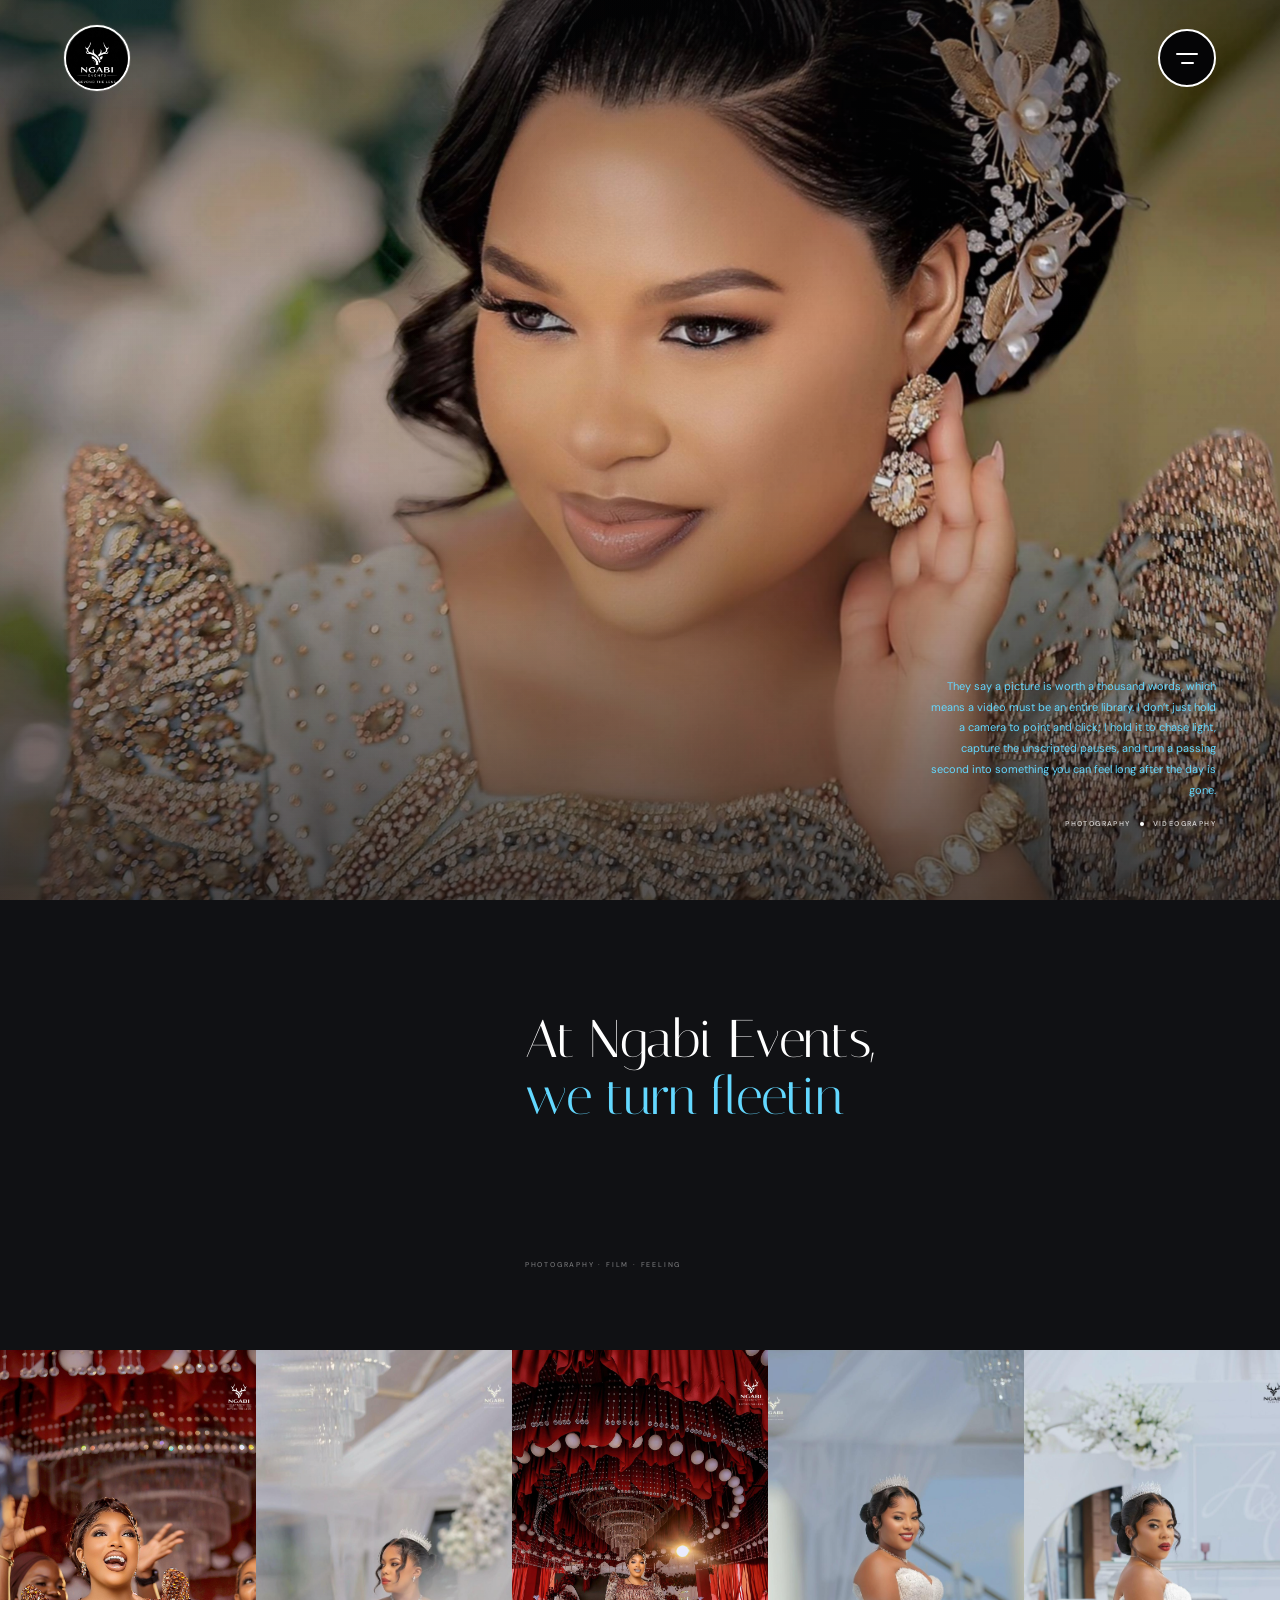
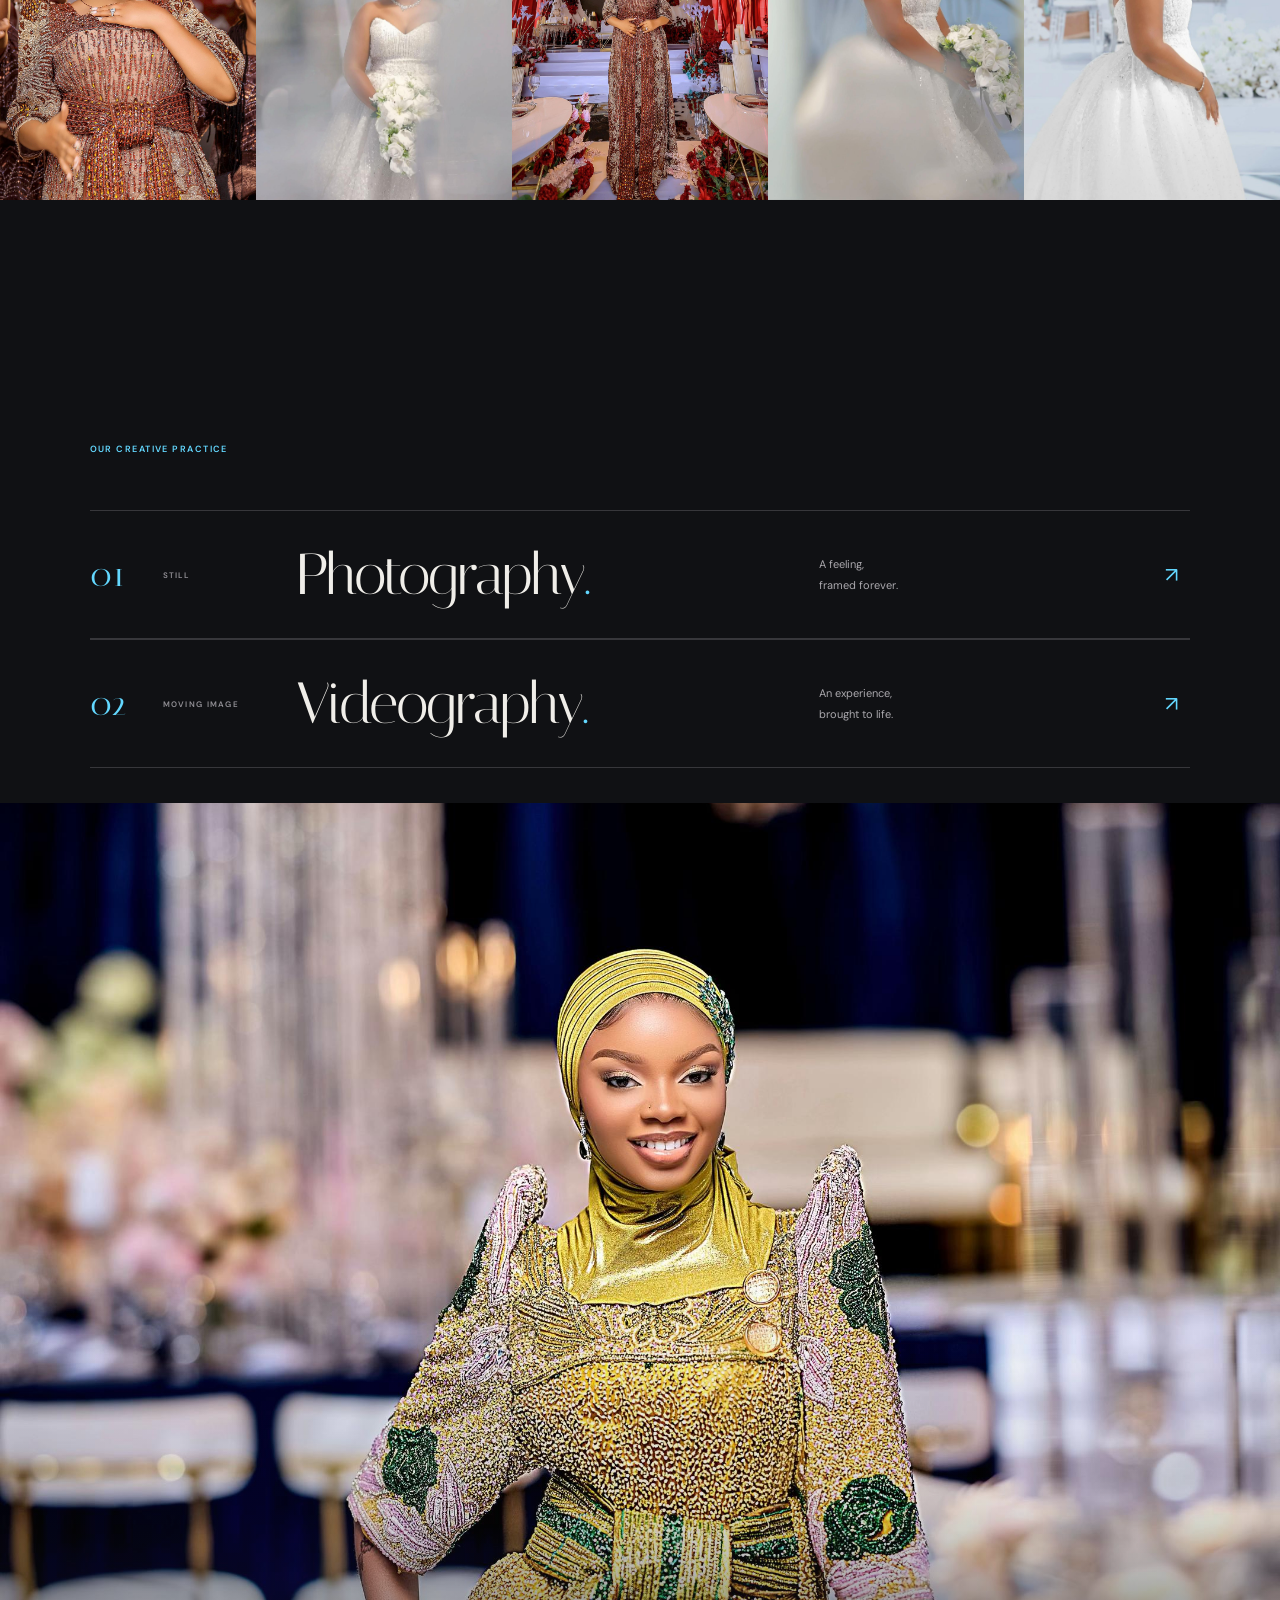
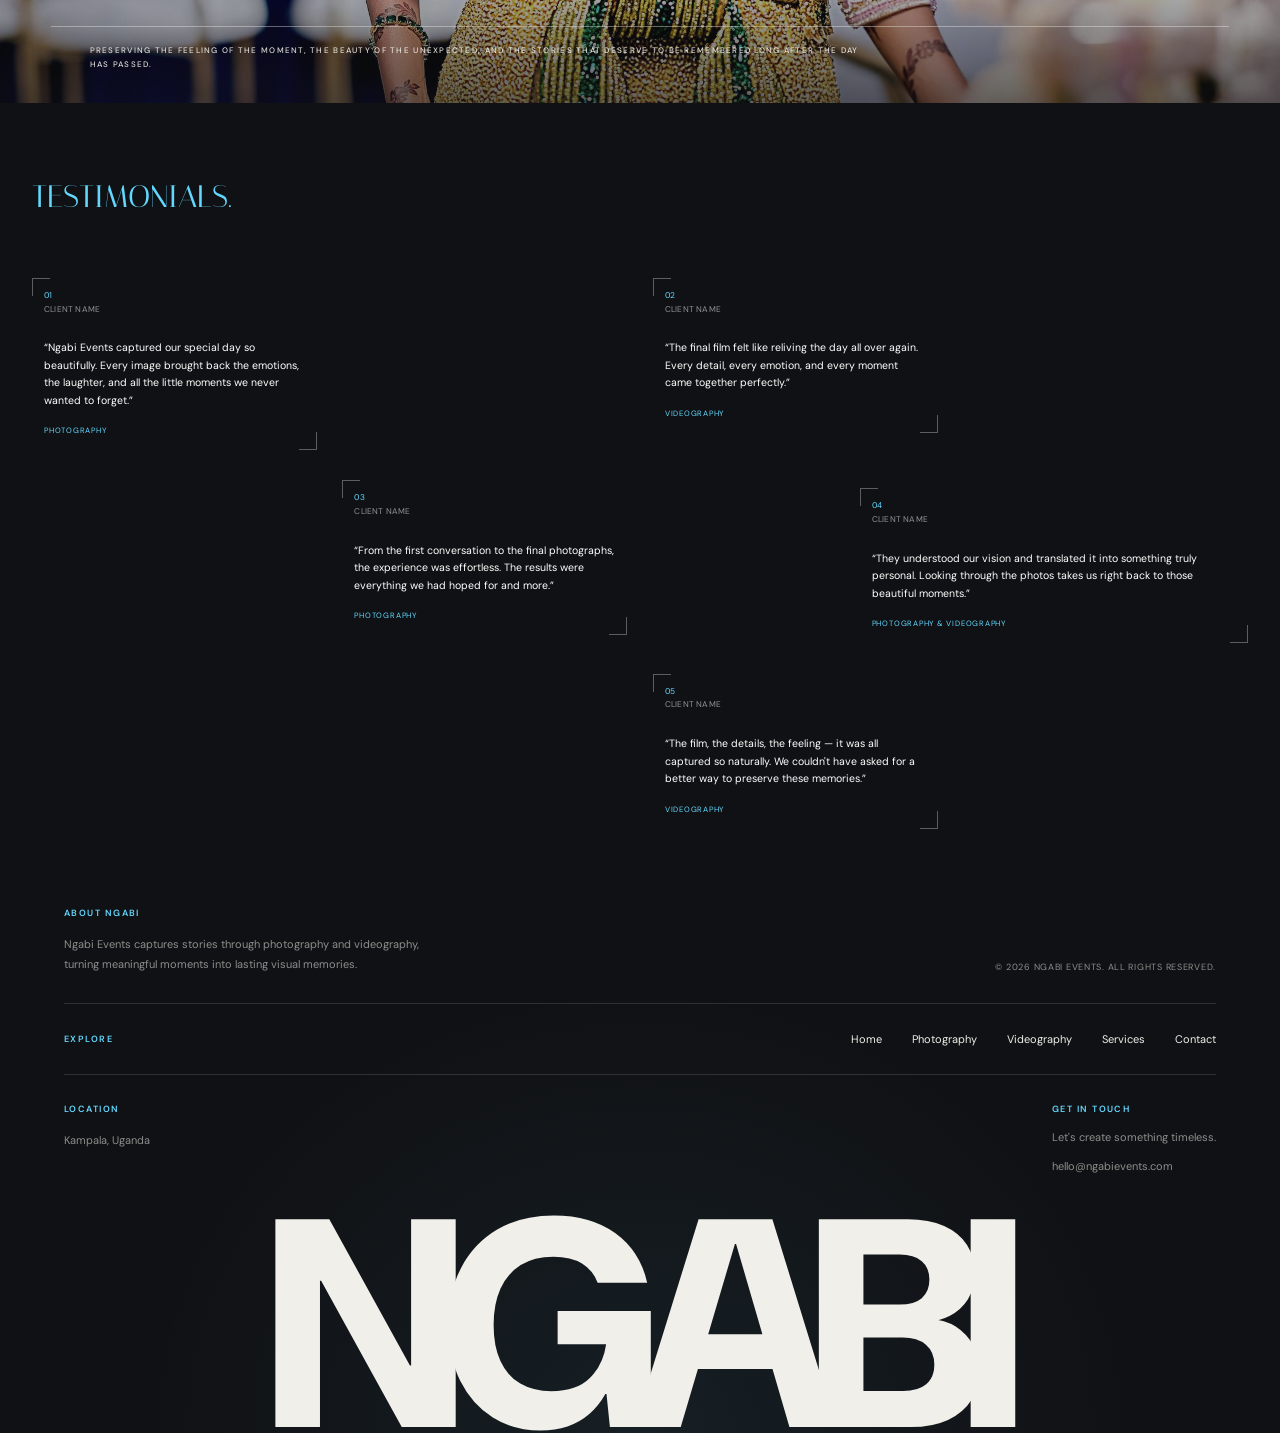
<file: index.html>
<!DOCTYPE html>
<html lang="en">
<head>
  <meta charset="UTF-8">
  <meta name="viewport" content="width=device-width, initial-scale=1.0">
  <meta name="theme-color" content="#101114">
  <meta name="description" content="Ngabi Events — expressive photography, cinematic films and unforgettable moments.">

  <title>Ngabi Events — Beyond the Moment</title>

  <link rel="preconnect" href="https://fonts.googleapis.com">
  <link rel="preconnect" href="https://fonts.gstatic.com" crossorigin>
  <link href="https://fonts.googleapis.com/css2?family=DM+Sans:wght@400;500;600;700&family=Italiana&display=swap" rel="stylesheet">

  <link rel="stylesheet" href="style.css">
  <script src="script.js" defer></script>
</head>

<body>

  <header class="site-header">
    <a class="brand" href="index.html" aria-label="Ngabi Events home">
      <img src="images/ngabilogo.jpeg" alt="Ngabi Events logo">
    </a>

    <button
      class="menu-toggle"
      type="button"
      aria-label="Open navigation"
      aria-expanded="false"
      aria-controls="main-nav"
    >
      <span class="menu-line menu-line-top"></span>
      <span class="menu-line menu-line-bottom"></span>
    </button>
  </header>





















  <main>
    <section class="hero" aria-label="Ngabi Events introduction">

      <div class="hero-image" role="img"
           aria-label="A cinematic celebration captured by Ngabi Events"></div>

      <div class="hero-shade"></div>

      <div class="hero-caption">
        
      </div>

      <div class="hero-description">
        <span class="description-label"></span>
        <p>
          They say a picture is worth a thousand words, 
          which means a video must be an entire library. 
          I don’t just hold a camera to point and click; I 
          hold it to chase light, capture the unscripted pauses, 
          and turn a passing second into something you can feel 
          long after the day is gone.
        </p>
        <span class="description-services">
          PHOTOGRAPHY <i></i> VIDEOGRAPHY
        </span>
      </div>

      <div class="hero-index" aria-hidden="true">
        
      </div>
    </section>
  </main>























  <!-- Full-width translucent navigation panel -->
  <div class="nav-overlay" id="nav-overlay" aria-hidden="true">
    <nav class="main-nav" id="main-nav" aria-label="Main navigation" inert>

      <a class="nav-link" href="index.html" tabindex="-1">
        <span class="nav-number">[◉¯]</span>
        <span class="nav-title">Home</span>
        <span class="nav-arrow" aria-hidden="true">↗</span>
      </a>

      <a class="nav-link" href="photography.html" tabindex="-1">
        <span class="nav-number">[◉¯]</span>
        <span class="nav-title">Photography</span>
        <span class="nav-arrow" aria-hidden="true">↗</span>
      </a>

      <a class="nav-link" href="videography.html" tabindex="-1">
        <span class="nav-number">[◉¯]</span>
        <span class="nav-title">Videography</span>
        <span class="nav-arrow" aria-hidden="true">↗</span>
      </a>

      <a class="nav-link" href="services.html" tabindex="-1">
        <span class="nav-number">[◉¯]</span>
        <span class="nav-title">Services</span>
        <span class="nav-arrow" aria-hidden="true">↗</span>
      </a>

      <a class="nav-link" href="contact.html" tabindex="-1">
        <span class="nav-number">[◉¯]</span>
        <span class="nav-title">Contact</span>
        <span class="nav-arrow" aria-hidden="true">↗</span>
      </a>

      <div class="nav-footer">
        <span>KAMPALA, UGANDA</span>
        <span>CAPTURING WHAT MATTERS.</span>
      </div>
    </nav>
  </div>










































  

  





  
<!-- NGABI: FIVE-PART STATEMENT + INFINITE IMAGE STRIP -->
<section class="ngabi-story" id="about">

  <!-- Images move continuously behind the first column -->
  <div class="story-image-window" aria-label="Selected moments captured by Ngabi Events">
    <div class="story-image-track">

      <img src="images/story-01.jpg" alt="A celebration captured by Ngabi Events" loading="lazy">
      <img src="images/story-02.jpg" alt="An intimate moment preserved in a photograph" loading="lazy">
      <img src="images/story-03.jpg" alt="A beautiful event detail" loading="lazy">
      <img src="images/story-04.jpg" alt="A joyful celebration" loading="lazy">
      <img src="images/story-05.jpg" alt="An unforgettable occasion" loading="lazy">
      <img src="images/story-06.jpg" alt="A candid moment from an event" loading="lazy">
      <img src="images/story-07.jpg" alt="A cinematic celebration scene" loading="lazy">
      <img src="images/story-08.jpg" alt="A memory captured by Ngabi Events" loading="lazy">

      <!-- Duplicate sequence creates the seamless loop -->
      <img src="images/story-01.jpg" alt="" aria-hidden="true">
      <img src="images/story-02.jpg" alt="" aria-hidden="true">
      <img src="images/story-03.jpg" alt="" aria-hidden="true">
      <img src="images/story-04.jpg" alt="" aria-hidden="true">
      <img src="images/story-05.jpg" alt="" aria-hidden="true">
      <img src="images/story-06.jpg" alt="" aria-hidden="true">
      <img src="images/story-07.jpg" alt="" aria-hidden="true">
      <img src="images/story-08.jpg" alt="" aria-hidden="true">

    </div>
  </div>

  <!-- Five-column editorial layout -->
  <div class="story-top">

    <!-- Piece 1: stays above the moving images -->
   
    <!-- Piece 2: intentionally empty -->
    <div class="story-empty" aria-hidden="true"></div>

    <!-- Pieces 3, 4 and 5: animated statement -->
    <div class="story-statement">
      <span class="story-kicker"></span>

      <h2 class="story-heading" aria-label="At Ngabi Events, we turn fleeting moments into stories you'll want to feel again.">
        <span class="typing-line" data-text="At Ngabi Events, "></span>
        <span class="typing-line typing-accent" data-text="we turn fleeting"></span>
        <span class="typing-line" data-text="moments"></span>
        <span class="typing-line typing-accent" data-text="into stories"></span>
        
      </h2>

      <span class="story-heading-end">PHOTOGRAPHY · FILM · FEELING</span>
    </div>

  </div>

</section>






































<section class="ng-vision" id="services">
  

  <header class="ng-vision-header">
    <p class="ng-vision-eyebrow">OUR CREATIVE PRACTICE</p>
  </header>



  <a class="ng-vision-row ng-vision-photo" href="portfolio.html">
    <span class="ng-vision-number">01</span>
    <span class="ng-vision-kind">STILL</span>
    <span class="ng-vision-title">Photography<span>.</span></span>
    <span class="ng-vision-description">
      A feeling,<br />framed forever.
    </span>
    <span class="ng-vision-arrow">↗</span>
  </a>

  
  <a class="ng-vision-row ng-vision-video-row" href="films.html">
    <span class="ng-vision-number">02</span>
    <span class="ng-vision-kind">MOVING IMAGE</span>
    <span class="ng-vision-title">Videography<span>.</span></span>
    <span class="ng-vision-description">
      An experience,<br />brought to life.
    </span>
    <span class="ng-vision-arrow">↗</span>
  </a>

  
</section>















































































<section class="ngabi-image-feature">
  <img
    class="ngabi-image-feature__image"
    src="images/service-videography.jpg"
    alt="An elegant, cinematic moment captured by Ngabi Events"
  />

  <div class="ngabi-image-feature__shade"></div>

  <div class="ngabi-image-feature__caption">
    <span class="ngabi-image-feature__brand"></span>

    <p>
      PRESERVING THE FEELING OF THE MOMENT, THE BEAUTY OF THE UNEXPECTED,
      AND THE STORIES THAT DESERVE TO BE REMEMBERED LONG AFTER THE DAY HAS PASSED.
    </p>

    <span class="ngabi-image-feature__index"></span>
  </div>
</section>































<!-- =====================================
     NGABI EVENTS — CLIENT TESTIMONIALS
====================================== -->

<section class="ngabi-testimonials" id="testimonials">

    <div class="testimonials-heading">
       

        <h2>
            <span>TESTIMONIALS.</span>
        </h2>
    </div>

    <div class="testimonial-field">

        <!-- Testimonial 01 -->
        <article class="testimonial testimonial-01">
            <div class="testimonial-meta">
                <span>01</span>
                <span>CLIENT NAME</span>
            </div>

            <blockquote>
                “Ngabi Events captured our special day so
                beautifully. Every image brought back the
                emotions, the laughter, and all the little
                moments we never wanted to forget.”
            </blockquote>

            <span class="testimonial-service">
                PHOTOGRAPHY
            </span>
        </article>


        <!-- Testimonial 02 -->
        <article class="testimonial testimonial-02">
            <div class="testimonial-meta">
                <span>02</span>
                <span>CLIENT NAME</span>
            </div>

            <blockquote>
                “The final film felt like reliving the day
                all over again. Every detail, every emotion,
                and every moment came together perfectly.”
            </blockquote>

            <span class="testimonial-service">
                VIDEOGRAPHY
            </span>
        </article>


        <!-- Testimonial 03 -->
        <article class="testimonial testimonial-03">
            <div class="testimonial-meta">
                <span>03</span>
                <span>CLIENT NAME</span>
            </div>

            <blockquote>
                “From the first conversation to the final
                photographs, the experience was effortless.
                The results were everything we had hoped
                for and more.”
            </blockquote>

            <span class="testimonial-service">
                PHOTOGRAPHY
            </span>
        </article>


        <!-- Testimonial 04 -->
        <article class="testimonial testimonial-04">
            <div class="testimonial-meta">
                <span>04</span>
                <span>CLIENT NAME</span>
            </div>

            <blockquote>
                “They understood our vision and translated
                it into something truly personal. Looking
                through the photos takes us right back to
                those beautiful moments.”
            </blockquote>

            <span class="testimonial-service">
                PHOTOGRAPHY & VIDEOGRAPHY
            </span>
        </article>


        <!-- Testimonial 05 -->
        <article class="testimonial testimonial-05">
            <div class="testimonial-meta">
                <span>05</span>
                <span>CLIENT NAME</span>
            </div>

            <blockquote>
                “The film, the details, the feeling — it
                was all captured so naturally. We couldn't
                have asked for a better way to preserve
                these memories.”
            </blockquote>

            <span class="testimonial-service">
                VIDEOGRAPHY
            </span>
        </article>

    </div>

    
</section>








































































<footer class="ngabi-footer">

  <!-- ROW 1: ABOUT + COPYRIGHT -->
  <div class="footer-row footer-about-row">

    <div class="footer-about">
      <p class="footer-label">ABOUT NGABI</p>
      <p>
        Ngabi Events captures stories through photography and
        videography, turning meaningful moments into lasting
        visual memories.
      </p>
    </div>

    <p class="footer-copyright">
      © 2026 NGABI EVENTS. ALL RIGHTS RESERVED.
    </p>

  </div>

  <!-- ROW 2: NAVIGATION -->
  <div class="footer-row footer-navigation-row">

    <p class="footer-label">EXPLORE</p>

    <nav class="footer-nav" aria-label="Footer navigation">
      <a href="index.html">Home</a>
      <a href="photography.html">Photography</a>
      <a href="videography.html">Videography</a>
      <a href="services.html">Services</a>
      <a href="contact.html">Contact</a>
    </nav>

  </div>

  <!-- ROW 3: LOCATION + CONTACT -->
  <div class="footer-row footer-contact-row">

    <div class="footer-location">
      <p class="footer-label">LOCATION</p>
      <p>Kampala, Uganda</p>
    </div>

    <div class="footer-contact">
      <p class="footer-label">GET IN TOUCH</p>
      <a href="contact.html">Let's create something timeless.</a>
      <a href="mailto:hello@ngabievents.com">
        hello@ngabievents.com
      </a>
    </div>

  </div>

  <!-- OVERSIZED BRAND WORDMARK -->
  <div class="footer-wordmark" aria-label="Ngabi">
    NGABI
  </div>

</footer>



















</body>
</html>
</file>
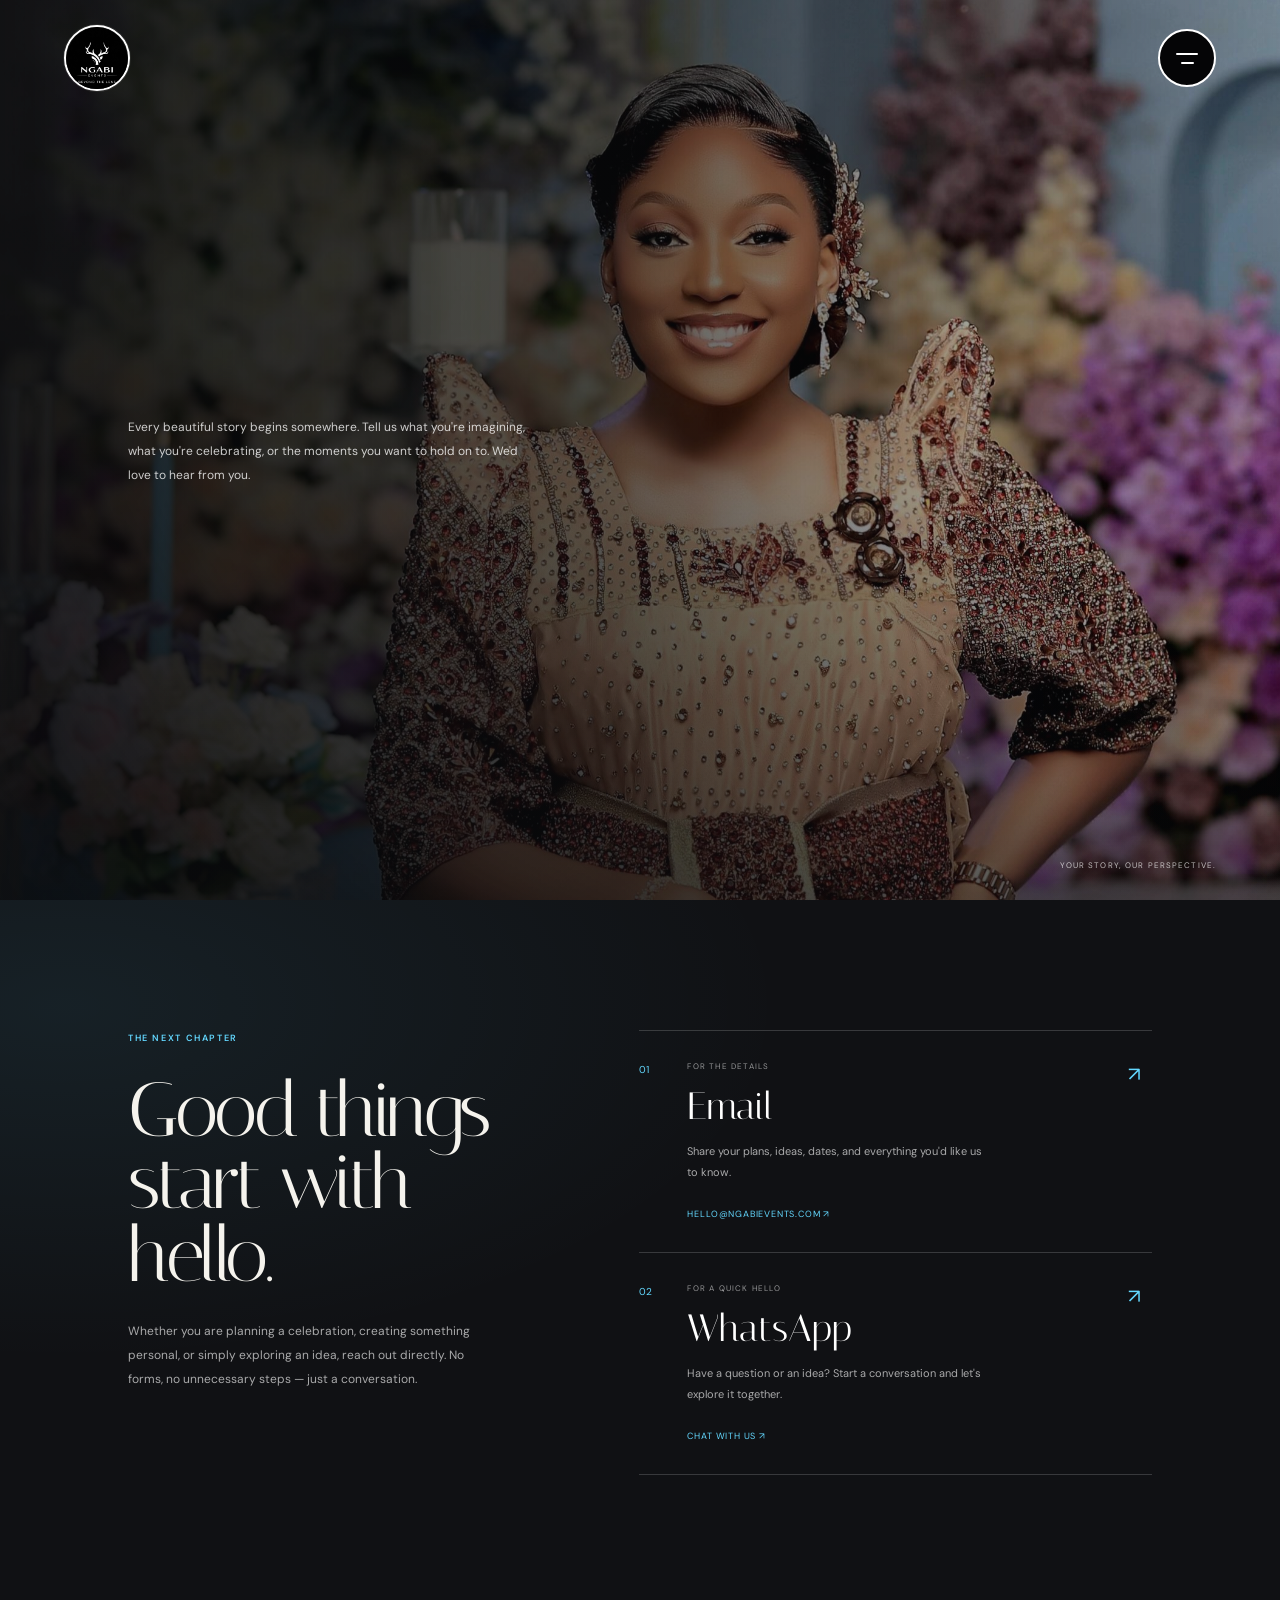
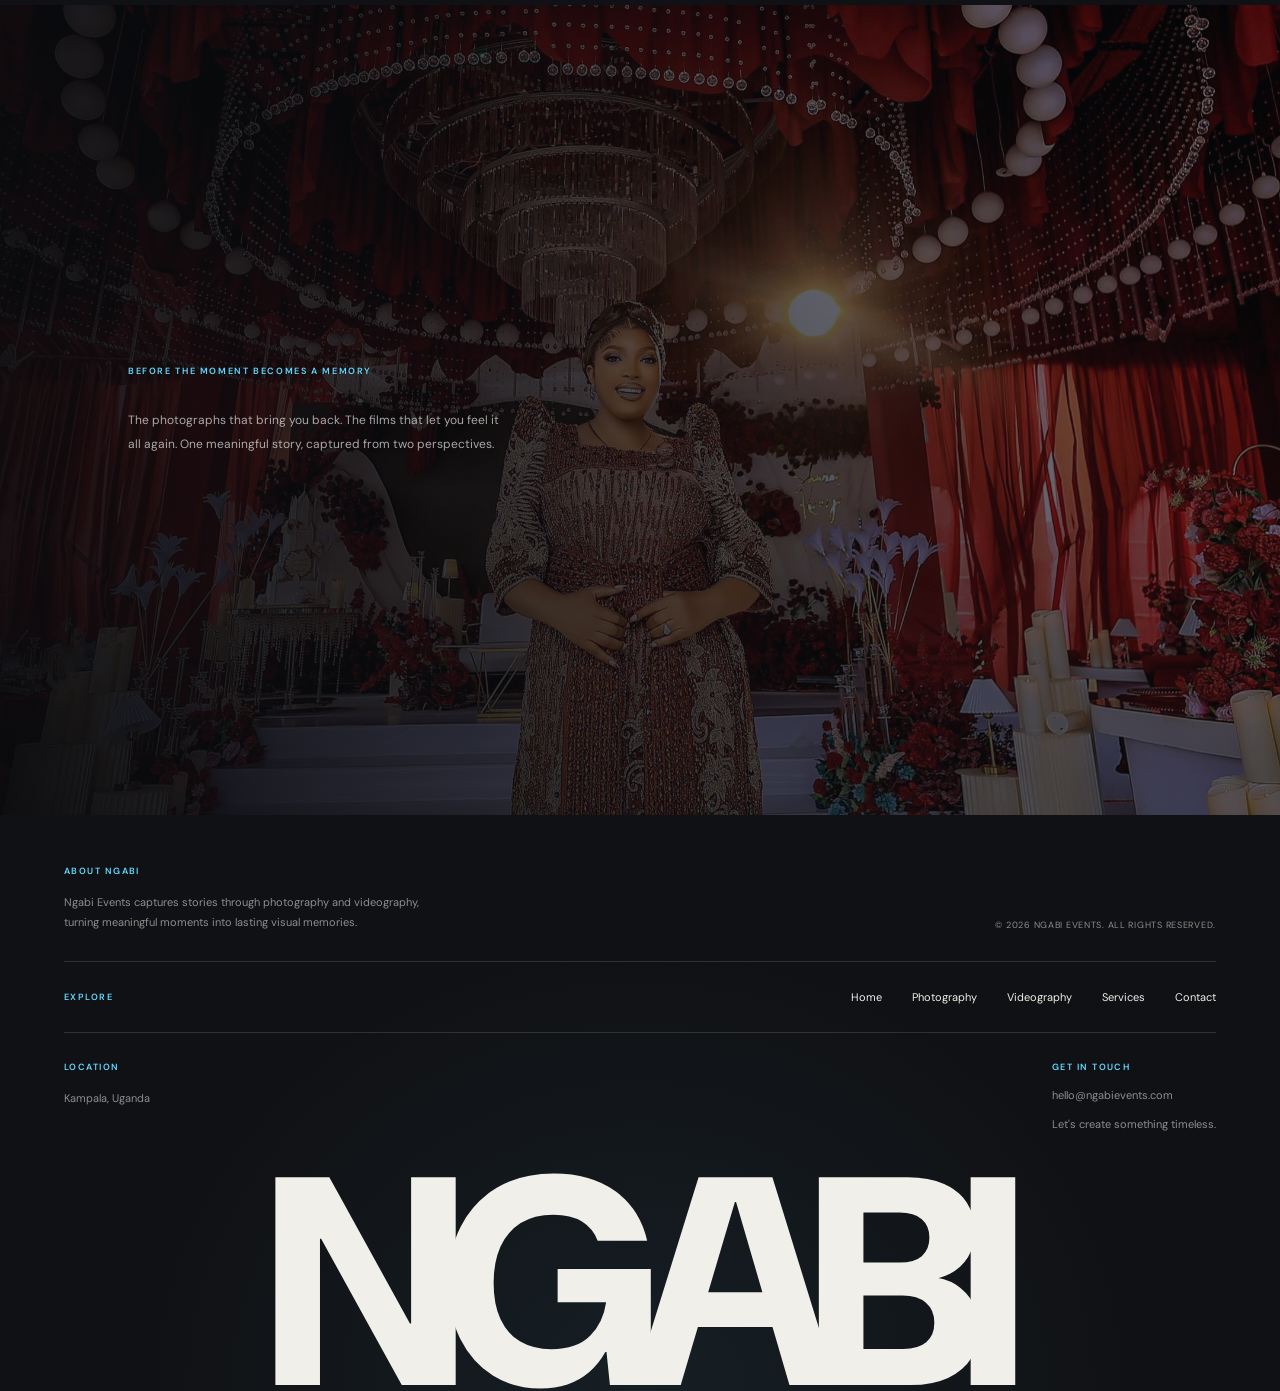
<file: contact.html>
<!DOCTYPE html>
<html lang="en">
<head>
  <meta charset="UTF-8">
  <meta name="viewport" content="width=device-width, initial-scale=1.0">
  <meta name="theme-color" content="#101114">
  <meta name="description" content="Get in touch with Ngabi Events for photography and videography. Every story deserves to be seen and remembered.">

  <title>Contact — Ngabi Events</title>

  <link rel="preconnect" href="https://fonts.googleapis.com">
  <link rel="preconnect" href="https://fonts.gstatic.com" crossorigin>
  <link href="https://fonts.googleapis.com/css2?family=DM+Sans:wght@400;500;600;700;800;900&family=Italiana&display=swap" rel="stylesheet">

  <link rel="stylesheet" href="style.css">
  <link rel="stylesheet" href="contact.css">
</head>

<body class="contact-page">

  


<!-- Header: matches the floating-logo / circular-menu layout -->
  <header class="site-header">
    <a class="brand" href="index.html" aria-label="Ngabi Events home">
      <img src="images/ngabilogo.jpeg" alt="Ngabi Events">
    </a>

    <button
      class="menu-toggle"
      type="button"
      aria-label="Open navigation"
      aria-expanded="false"
      aria-controls="main-nav"
    >
      <span class="menu-line menu-line-top"></span>
      <span class="menu-line menu-line-bottom"></span>
    </button>
  </header>

  <!-- Navigation overlay -->
  <div class="nav-overlay" id="nav-overlay" aria-hidden="true">
    <nav class="main-nav" id="main-nav" aria-label="Main navigation" inert>
      <a class="nav-link" href="index.html" tabindex="-1">
        <span class="nav-number">[01]</span>
        <span class="nav-title">Home</span>
        <span class="nav-arrow">↗</span>
      </a>

      <a class="nav-link" href="photography.html" tabindex="-1" aria-current="page">
        <span class="nav-number">[02]</span>
        <span class="nav-title">Photography</span>
        <span class="nav-arrow">↗</span>
      </a>

      <a class="nav-link" href="videography.html" tabindex="-1">
        <span class="nav-number">[03]</span>
        <span class="nav-title">Videography</span>
        <span class="nav-arrow">↗</span>
      </a>

      <a class="nav-link" href="services.html" tabindex="-1">
        <span class="nav-number">[04]</span>
        <span class="nav-title">Services</span>
        <span class="nav-arrow">↗</span>
      </a>

      <a class="nav-link" href="contact.html" tabindex="-1">
        <span class="nav-number">[05]</span>
        <span class="nav-title">Contact</span>
        <span class="nav-arrow">↗</span>
      </a>

      <div class="nav-footer">
        <span>KAMPALA, UGANDA</span>
        <span>CAPTURING WHAT MATTERS.</span>
      </div>
    </nav>
  </div>






  <main>

    <!-- CINEMATIC HERO -->
    <section class="contact-hero">

      <div class="contact-hero-image"></div>
      <div class="contact-hero-shade"></div>

      <div class="contact-hero-content">
        <p class="contact-eyebrow">
          
        </p>

        <h1>
          
        </h1>

        <p class="contact-intro">
          Every beautiful story begins somewhere.
          Tell us what you're imagining, what you're celebrating,
          or the moments you want to hold on to.
          We'd love to hear from you.
        </p>

        <a href="#connect" class="contact-scroll">
          
        </a>
      </div>

      <span class="contact-hero-index"></span>
      <span class="contact-hero-side">YOUR STORY, OUR PERSPECTIVE.</span>

    </section>



















    <!-- DIRECT CONTACT -->
    <section class="contact-connect" id="connect">

      <div class="contact-connect-heading">
        <p class="contact-eyebrow">THE NEXT CHAPTER</p>

        <h2>
          Good things<br>
          start with hello.
        </h2>

        <p>
          Whether you are planning a celebration, creating something
          personal, or simply exploring an idea, reach out directly.
          No forms, no unnecessary steps — just a conversation.
        </p>
      </div>

      <div class="contact-options">

        <a class="contact-option"
           href="mailto:hello@ngabievents.com">

          <span class="contact-option-number">01</span>

          <div>
            <p class="contact-option-label">FOR THE DETAILS</p>
            <h3>Email</h3>
            <p class="contact-option-description">
              Share your plans, ideas, dates, and everything
              you'd like us to know.
            </p>
            <span class="contact-option-action">
              HELLO@NGABIEVENTS.COM ↗
            </span>
          </div>

          <span class="contact-option-arrow">↗</span>
        </a>

        <a class="contact-option"
           href="https://wa.me/256700000000"
           target="_blank"
           rel="noopener noreferrer">

          <span class="contact-option-number">02</span>

          <div>
            <p class="contact-option-label">FOR A QUICK HELLO</p>
            <h3>WhatsApp</h3>
            <p class="contact-option-description">
              Have a question or an idea? Start a conversation
              and let's explore it together.
            </p>
            <span class="contact-option-action">
              CHAT WITH US ↗
            </span>
          </div>

          <span class="contact-option-arrow">↗</span>
        </a>

      </div>

    </section>
























    <!-- EDITORIAL CLOSING -->
    <section class="contact-closing">

      <div class="contact-closing-image"></div>
      <div class="contact-closing-overlay"></div>

      <div class="contact-closing-content">
        <p class="contact-eyebrow">BEFORE THE MOMENT BECOMES A MEMORY</p>

        

        <p>
          The photographs that bring you back.
          The films that let you feel it all again.
          One meaningful story, captured from two perspectives.
        </p>

        
      </div>

    </section>

  </main>
























  <!-- FOOTER -->
  <footer class="ngabi-footer">

    <div class="footer-row footer-about-row">
      <div class="footer-about">
        <p class="footer-label">ABOUT NGABI</p>
        <p>
          Ngabi Events captures stories through photography and
          videography, turning meaningful moments into lasting
          visual memories.
        </p>
      </div>

      <p class="footer-copyright">
        © 2026 NGABI EVENTS. ALL RIGHTS RESERVED.
      </p>
    </div>

    <div class="footer-row footer-navigation-row">
      <p class="footer-label">EXPLORE</p>

      <nav class="footer-nav" aria-label="Footer navigation">
        <a href="index.html">Home</a>
        <a href="photography.html">Photography</a>
        <a href="videography.html">Videography</a>
        <a href="services.html">Services</a>
        <a href="contact.html">Contact</a>
      </nav>
    </div>

    <div class="footer-row footer-contact-row">
      <div class="footer-location">
        <p class="footer-label">LOCATION</p>
        <p>Kampala, Uganda</p>
      </div>

      <div class="footer-contact">
        <p class="footer-label">GET IN TOUCH</p>
        <a href="mailto:hello@ngabievents.com">
          hello@ngabievents.com
        </a>
        <a href="contact.html#connect">
          Let's create something timeless.
        </a>
      </div>
    </div>

    <div class="footer-wordmark" aria-label="Ngabi">NGABI</div>

  </footer>



<script src="script.js"></script>
</body>
</html>
</file>
<file: style.css>
:root {
  --onyx: #101114;
  --onyx-light: #191b20;
  --candy-blue: #0a0a0a;
  --white: #ffffff;
  --muted-white: rgba(255, 255, 255, 0.68);

  --display-font: "Italiana", Georgia, serif;
  --body-font: "DM Sans", Arial, sans-serif;
}

* {
  box-sizing: border-box;
  margin: 0;
  padding: 0;
}

html {
  min-height: 100%;
  background: var(--onyx);
  scroll-behavior: smooth;
}

body {
  min-height: 100%;
  overflow-x: hidden;
  background: var(--onyx);
  color: var(--white);
  font-family: var(--body-font);
  -webkit-font-smoothing: antialiased;
}

body.menu-open {
  overflow: hidden;
}

a {
  color: inherit;
  text-decoration: none;
}

button {
  font: inherit;
}

::selection {
  color: var(--onyx);
  background: var(--candy-blue);
}

/* =====================================
   FLOATING HEADER
   ===================================== */

.site-header {
  position: absolute;
  top: 0;
  left: 0;
  z-index: 100;

  display: flex;
  align-items: center;
  justify-content: space-between;

  width: 100%;
  padding: 25px 5%;
  pointer-events: none;
}

.brand,
.menu-toggle {
  pointer-events: auto;
}

/* Circular logo with a pure white outline */

.brand {
  display: grid;
  place-items: center;

  width: 66px;
  height: 66px;
  flex: 0 0 66px;

  overflow: hidden;
  border: 2px solid #fff;
  border-radius: 50%;

  background: rgba(16, 17, 20, 0.15);
  box-shadow: 0 0 0 1px rgba(255, 255, 255, 0.08);

  transition:
    transform 300ms ease,
    box-shadow 300ms ease;
}

.brand:hover {
  transform: scale(1.045);
  box-shadow: 0 0 22px rgba(99, 216, 255, 0.18);
}

.brand img {
  display: block;
  width: 100%;
  height: 100%;
  object-fit: cover;
  border-radius: 50%;
}

/* Black circular menu control */

.menu-toggle {
  position: relative;
  z-index: 120;

  display: flex;
  flex-direction: column;
  align-items: center;
  justify-content: center;
  gap: 7px;

  width: 58px;
  height: 58px;
  flex: 0 0 58px;

  border: 2px solid rgb(255, 255, 255);
  border-radius: 50%;
  background: #050506;
  color: #fff;

  cursor: pointer;
  -webkit-tap-highlight-color: transparent;

  transition:
    border-color 300ms ease,
    background 300ms ease,
    transform 300ms ease;
}

.menu-toggle:hover {
  border-color: white;
  background: #080a0d;
}

.menu-toggle:active {
  transform: scale(0.94);
}

.menu-line {
  display: block;
  height: 2px;
  border-radius: 10px;
  background: var(--white);

  transition:
    width 350ms cubic-bezier(0.2, 0.75, 0.25, 1),
    transform 450ms ease,
    background 300ms ease;
}

.menu-line-top {
  width: 22px;
}

.menu-line-bottom {
  width: 13px;
  align-self: center;
}

.menu-toggle[aria-expanded="true"] .menu-line-top {
  width: 21px;
  transform: translateY(4.5px) rotate(45deg);
  background: var(--onyx);
}

.menu-toggle[aria-expanded="true"] .menu-line-bottom {
  width: 21px;
  transform: translateY(-4.5px) rotate(-45deg);
  background: var(--onyx);
}

.brand:focus-visible,
.menu-toggle:focus-visible,
.nav-link:focus-visible {
  outline: 2px solid white;
  outline-offset: 5px;
}

/* =====================================
   FULL-SCREEN PHOTOGRAPHIC HERO
   ===================================== */

.hero {
  position: relative;
  isolation: isolate;

  width: 100%;
  height: 100vh;
  height: 100svh;
  min-height: 520px;

  overflow: hidden;
  background: #292b30;
}

.hero-image {
  position: absolute;
  inset: 0;
  z-index: -2;

  background-image: url("images/hero1.jpg");
  background-size: cover;
  background-position: center;
  background-repeat: no-repeat;

  transform: scale(1.04);
  animation: hero-arrive 1.6s cubic-bezier(0.2, 0.7, 0.2, 1) both;
}

.hero-shade {
  position: absolute;
  inset: 0;
  z-index: -1;

  background:
    linear-gradient(
      180deg,
      rgba(8, 9, 12, 0.32) 0%,
      rgba(8, 9, 12, 0.02) 35%,
      rgba(8, 9, 12, 0.12) 55%,
      rgba(8, 9, 12, 0.67) 100%
    ),
    linear-gradient(
      90deg,
      rgba(8, 9, 12, 0.12),
      transparent 65%
    );
}

/* Caption in the visual center */

.hero-caption {
  position: absolute;
  top: 49%;
  left: 50%;
  z-index: 1;

  width: min(90%, 950px);
  text-align: center;

  transform: translate(-50%, -50%);
  animation: caption-arrive 1.1s 250ms both;
}

.caption-kicker {
  display: block;
  margin-bottom: 22px;

  color: var(--candy-blue);
  font-size: 9px;
  font-weight: 600;
  letter-spacing: 4px;
}

.hero-caption h1 {
  font-family: var(--display-font);
  font-size: clamp(48px, 8.5vw, 112px);
  font-weight: 400;
  line-height: 1.05;
  letter-spacing: -1.5px;
  text-wrap: balance;
}


.caption-line {
  display: block;
  width: 36px;
  height: 2px;
  margin: 25px auto 0;
  background: var(--candy-blue);
}

/* =====================================
   SMALL BOTTOM-RIGHT STATEMENT
   ===================================== */

.hero-description {
  position: absolute;
  right: 5%;
  bottom: 8%;
  z-index: 1;

  width: min(290px, 42%);
  text-align: right;

  animation: caption-arrive 1s 500ms both;
}

.description-label {
  display: block;
  margin-bottom: 13px;

  color: var(--candy-blue);
  font-size: 8px;
  font-weight: 600;
  letter-spacing: 1.8px;
  line-height: 1.7;
}

.hero-description p {
  color: #63d8ff;
  font-size: 11px;
  font-weight: 400;
  line-height: 1.9;
}

.description-services {
  display: flex;
  align-items: center;
  justify-content: flex-end;
  gap: 9px;

  margin-top: 18px;

  color: rgba(255, 255, 255, 0.72);
  font-size: 7px;
  font-weight: 600;
  letter-spacing: 1.4px;
}

.description-services i {
  display: inline-block;
  width: 4px;
  height: 4px;
  flex: 0 0 4px;

  border-radius: 50%;
  background: white;
}

/* Tiny image index at bottom left */

.hero-index {
  position: absolute;
  bottom: 8.5%;
  left: 5%;
  z-index: 1;

  display: flex;
  align-items: center;
  gap: 11px;

  color: rgba(255, 255, 255, 0.7);
  font-size: 8px;
  letter-spacing: 1.5px;
}

.hero-index > span:first-child {
  color: var(--candy-blue);
}

.index-line {
  width: 29px;
  height: 1px;
  background: rgba(255, 255, 255, 0.5);
}

/* =====================================
   GLASS NAVIGATION PANEL
   ===================================== */

.nav-overlay {
  position: fixed;
  top: 0;
  left: 0;
  z-index: 90;

  width: 100%;
  height: 60vh;
  height: 60svh;

  overflow: hidden;
  overflow-y: auto;
  overscroll-behavior: contain;

  color: white;

  /*
    The circle begins at the menu button.
    It expands to reveal the translucent blue panel.
  */
  clip-path: circle(
    0 at calc(95% - 29px) 54px
  );

  background: rgba(8, 8, 8, 0.8);
  -webkit-backdrop-filter: blur(24px) saturate(150%);
  backdrop-filter: blur(24px) saturate(150%);

  visibility: hidden;
  pointer-events: none;

  transition:
    clip-path 750ms cubic-bezier(0.77, 0, 0.18, 1),
    visibility 0s linear 750ms;
}

.nav-overlay::before {
  content: "";
  position: absolute;
  inset: 0;
  pointer-events: none;

  background:
    linear-gradient(
      135deg,
      rgb(255, 255, 255),
      transparent 42%
    );

  opacity: 0.7;
}

body.menu-open .nav-overlay {
  clip-path: circle(
    160vmax at calc(95% - 29px) 54px
  );

  visibility: visible;
  pointer-events: auto;

  transition:
    clip-path 750ms cubic-bezier(0.77, 0, 0.18, 1),
    visibility 0s;
}

/* =====================================
   NAVIGATION LINKS
   ===================================== */

.main-nav {
  position: relative;
  z-index: 1;

  display: flex;
  flex-direction: column;
  justify-content: center;

  width: 100%;
  min-height: 100%;
  padding: 85px 10% 22px;
}

.nav-link {
  display: grid;
  grid-template-columns: 34px minmax(0, 1fr) 32px;
  align-items: center;
  gap: 15px;

  width: 100%;
  padding: clamp(7px, 1.25vh, 13px) 0;

  border-bottom: 1px solid rgba(255, 255, 255, 0.466);

  opacity: 0;
  transform: translateX(65px);

  transition:
    opacity 400ms ease,
    transform 500ms cubic-bezier(0.2, 0.75, 0.25, 1),
    color 250ms ease;
}

.nav-link:first-child {
  border-top: 1px solid rgba(253, 254, 255, 0.2);
}

body.menu-open .nav-link {
  opacity: 1;
  transform: translateX(0);
}

/* Staggered entrances: one link follows the next */

body.menu-open .nav-link:nth-child(1) {
  transition-delay: 320ms, 320ms, 0ms;
}

body.menu-open .nav-link:nth-child(2) {
  transition-delay: 410ms, 410ms, 0ms;
}

body.menu-open .nav-link:nth-child(3) {
  transition-delay: 500ms, 500ms, 0ms;
}

body.menu-open .nav-link:nth-child(4) {
  transition-delay: 590ms, 590ms, 0ms;
}

body.menu-open .nav-link:nth-child(5) {
  transition-delay: 680ms, 680ms, 0ms;
}

.nav-number {
  align-self: center;

  color: rgb(253, 254, 255);
  font-size: 9px;
  letter-spacing: 1px;
}

.nav-title {
  font-family: var(--display-font);
  font-size: clamp(25px, 3.1vw, 42px);
  font-weight: 400;
  line-height: 1.1;
  letter-spacing: -0.5px;

  transition:
    transform 300ms ease,
    color 300ms ease;
}

.nav-arrow {
  justify-self: end;

  font-size: 22px;
  line-height: 1;

  opacity: 0.7;
  transform: translate(-4px, 4px);

  transition:
    opacity 250ms ease,
    transform 250ms ease;
}

.nav-link:hover .nav-title {
  transform: translateX(7px);
}

.nav-link:hover .nav-arrow {
  opacity: 1;
  transform: translate(0, 0);
}

.nav-link:hover {
  color: #000;
}

.nav-footer {
  display: flex;
  align-items: center;
  justify-content: space-between;
  gap: 20px;

  margin-top: 17px;

  color: rgba(16, 17, 20, 0.75);
  font-size: 7px;
  font-weight: 600;
  letter-spacing: 1.4px;

  opacity: 0;
  transform: translateX(35px);

  transition:
    opacity 350ms ease,
    transform 400ms ease;
}

body.menu-open .nav-footer {
  opacity: 1;
  transform: translateX(0);
  transition-delay: 780ms;
}

/* =====================================
   MOTION
   ===================================== */

@keyframes hero-arrive {
  from {
    transform: scale(1.1);
    filter: brightness(0.75);
  }

  to {
    transform: scale(1.04);
    filter: brightness(1);
  }
}

@keyframes caption-arrive {
  from {
    opacity: 0;
    translate: 0 14px;
  }

  to {
    opacity: 1;
    translate: 0 0;
  }
}

/* =====================================
   MOBILE
   ===================================== */

@media (max-width: 600px) {
  .site-header {
    padding: 18px 5%;
  }

  .brand {
    width: 57px;
    height: 57px;
    flex-basis: 57px;
  }

  .menu-toggle {
    width: 53px;
    height: 53px;
    flex-basis: 53px;
  }

  .nav-overlay {
    clip-path: circle(0 at calc(95% - 26px) 44px);
  }

  body.menu-open .nav-overlay {
    clip-path: circle(160vmax at calc(95% - 26px) 44px);
  }

  .main-nav {
    padding: 76px 7% 18px;
  }

  .nav-link {
    grid-template-columns: 24px minmax(0, 1fr) 25px;
    gap: 10px;
    padding: clamp(6px, 1.1vh, 10px) 0;
  }

  .nav-title {
    font-size: clamp(24px, 6vw, 34px);
  }

  .nav-arrow {
    font-size: 19px;
  }

  .nav-footer {
    font-size: 6px;
    letter-spacing: 0.9px;
  }

  .hero-image {
    background-position: 56% center;
  }

  .hero-caption {
    top: 45%;
    width: 90%;
  }

  .caption-kicker {
    margin-bottom: 17px;
    font-size: 8px;
    letter-spacing: 2.5px;
  }

  .hero-caption h1 {
    font-size: clamp(43px, 10.5vw, 67px);
    letter-spacing: -0.7px;
  }

  .caption-line {
    margin-top: 19px;
  }

  .hero-description {
    right: 5%;
    bottom: 9%;
    width: min(250px, 66%);
  }

  .hero-description p {
    font-size: 10px;
    line-height: 1.75;
  }

  .description-label {
    font-size: 7px;
    letter-spacing: 1.1px;
  }

  .description-services {
    font-size: 6px;
    letter-spacing: 0.8px;
    gap: 6px;
  }

  .hero-index {
    left: 5%;
    bottom: 9.5%;
    gap: 7px;
    font-size: 7px;
  }

  .index-line {
    width: 16px;
  }
}

@media (max-height: 620px) {
  .nav-overlay {
    height: 60vh;
    height: 60svh;
  }

  .main-nav {
    padding-top: 70px;
    padding-bottom: 12px;
  }

  .nav-link {
    padding-top: 5px;
    padding-bottom: 5px;
  }

  .nav-title {
    font-size: clamp(22px, 4vh, 31px);
  }

  .nav-footer {
    margin-top: 10px;
  }
}

/* Respect the user's motion preferences */

@media (prefers-reduced-motion: reduce) {
  *,
  *::before,
  *::after {
    scroll-behavior: auto !important;
    animation-duration: 0.01ms !important;
    animation-iteration-count: 1 !important;
    transition-duration: 0.01ms !important;
  }

  .hero-image {
    transform: none;
  }
}



























































































/* =========================================
   NGABI STORY — FIVE-PIECE COMPOSITION
   ========================================= */

.ngabi-story {
  --story-onyx: #101114;
  --story-blue: #63d8ff;

  position: relative;
  isolation: isolate;

  width: 100%;
  height: 100vh;
  height: 100svh;
  min-height: 600px;

  overflow: hidden;
  background: var(--story-onyx);
  color: #fff;
}

/* -----------------------------------------
   LOWER HALF: SEAMLESS MOVING PHOTOGRAPHS
   ----------------------------------------- */

.story-image-window {
  position: absolute;
  z-index: 0;
  left: 0;
  right: 0;
  bottom: 0;

  width: 100%;
  height: 50%;

  overflow: hidden;
}

.story-image-track {
  display: flex;
  width: max-content;
  height: 100%;

  animation: story-image-loop 48s linear infinite;
  will-change: transform;
}

.story-image-track img {
  display: block;

  width: 20vw;
  height: 100%;
  flex: 0 0 20vw;

  object-fit: cover;
  object-position: center;

  margin: 0;
  padding: 0;
  border: 0;
}

/* One sequence is exactly half the track.
   The duplicated sequence loops without a gap. */

@keyframes story-image-loop {
  from {
    transform: translateX(0);
  }

  to {
    transform: translateX(-50%);
  }
}

/* -----------------------------------------
   UPPER HALF: FIVE EQUAL PIECES
   ----------------------------------------- */

.story-top {
  position: absolute;
  z-index: 2;
  top: 0;
  left: 0;

  display: grid;
  grid-template-columns: repeat(5, minmax(0, 1fr));

  width: 100%;
  height: 50%;
  background: var(--story-onyx);
}

/* -----------------------------------------
   PIECE 1: SMALL INTRODUCTION
   This rail extends over both halves,
   masking the images as they pass behind it.
   ----------------------------------------- */

.story-intro {
  position: absolute;
  z-index: 5;
  top: 0;
  left: 0;

  width: 20%;
  height: 100%;
  padding: 5vh 2vw;

  background: var(--story-onyx);
}

.story-index {
  display: block;
  margin-bottom: 28px;

  color: var(--story-blue);
  font-size: 8px;
  font-weight: 600;
  line-height: 1.8;
  letter-spacing: 1.3px;
}

.story-intro p {
  max-width: 210px;

  color: rgba(255, 255, 255, 0.76);
  font-family: var(--body-font);
  font-size: 11px;
  font-weight: 400;
  line-height: 1.9;
}

.story-intro-mark {
  display: block;
  margin-top: 28px;

  color: rgba(255, 255, 255, 0.18);
  font-family: var(--display-font);
  font-size: 30px;
}

.story-intro-mark span {
  color: var(--story-blue);
}

/* -----------------------------------------
   PIECE 2: EMPTY SPACE
   ----------------------------------------- */

.story-empty {
  grid-column: 2;
  grid-row: 1;
  min-width: 0;
}

/* -----------------------------------------
   PIECES 3–5: LARGE TYPING STATEMENT
   ----------------------------------------- */

.story-statement {
  grid-column: 3 / 6;
  grid-row: 1;

  display: flex;
  flex-direction: column;
  align-items: flex-start;
  justify-content: center;

  min-width: 0;
  padding: 35px 5vw 25px 1vw;
}

.story-kicker {
  display: block;
  margin-bottom: clamp(12px, 2.2vh, 24px);

  color: var(--story-blue);
  font-size: 8px;
  font-weight: 600;
  letter-spacing: 2.5px;
}

/* Four lines allow the statement to fill
   the final three columns without clutter. */

.story-heading {
  max-width: 100%;

  font-family: var(--display-font);
  font-size: clamp(32px, 4.15vw, 59px);
  font-weight: 400;
  line-height: 1.09;
  letter-spacing: -0.8px;

  overflow-wrap: normal;
}

.typing-line {
  display: block;
  min-height: 1.09em;
  white-space: nowrap;
}

.typing-char {
  display: inline-block;
  opacity: 0;
  transform: translateY(9px);

  transition:
    opacity 180ms ease,
    transform 220ms ease;
}

.typing-char.is-visible {
  opacity: 1;
  transform: translateY(0);
}

.typing-accent {
  color: var(--story-blue);
}

.story-heading-end {
  display: block;
  margin-top: clamp(12px, 2vh, 22px);

  color: rgba(255, 255, 255, 0.42);
  font-family: var(--body-font);
  font-size: 7px;
  font-weight: 500;
  letter-spacing: 1.8px;
}

/* -----------------------------------------
   RESPONSIVE LAYOUT
   ----------------------------------------- */

@media (max-width: 900px) {
  .ngabi-story {
    min-height: 550px;
  }

  .story-intro {
    padding: 4vh 1.8vw;
  }

  .story-intro p {
    font-size: 10px;
  }

  .story-heading {
    font-size: clamp(27px, 4.4vw, 40px);
    letter-spacing: -0.5px;
  }

  .story-statement {
    padding-right: 3vw;
  }

  .story-image-track img {
    width: 28vw;
    flex-basis: 28vw;
  }
}

@media (max-width: 600px) {
  .ngabi-story {
    height: 100svh;
    min-height: 600px;
  }

  /* On narrow screens the first piece becomes wider,
     while the second piece stays deliberately narrow. */

  .story-top {
    grid-template-columns: 26% 5% 23% 23% 23%;
  }

  .story-intro {
    width: 26%;
    padding: 4vh 3vw;
  }

  .story-index {
    font-size: 6px;
    letter-spacing: 0.7px;
    margin-bottom: 18px;
  }

  .story-intro p {
    font-size: 9px;
    line-height: 1.8;
  }

  .story-intro-mark {
    font-size: 24px;
  }

  .story-statement {
    grid-column: 3 / 6;
    padding: 25px 3vw 20px 1vw;
  }

  .story-kicker {
    font-size: 6px;
    letter-spacing: 1.2px;
    margin-bottom: 14px;
  }

  .story-heading {
    font-size: clamp(20px, 5.3vw, 31px);
    line-height: 1.15;
    letter-spacing: -0.5px;
  }

  .typing-line {
    min-height: 1.15em;
  }

  .story-heading-end {
    font-size: 5px;
    letter-spacing: 0.7px;
    line-height: 1.7;
  }

  .story-image-track img {
    width: 42vw;
    flex-basis: 42vw;
  }
}

@media (prefers-reduced-motion: reduce) {
  .story-image-track {
    animation-play-state: paused;
  }

  .typing-char {
    transition: none;
  }
}
























































































/* ==========================================
   NGABI EVENTS — DESIGN TOKENS
========================================== */

:root {
    --ngabi-onyx: #101114;
    --ngabi-blue: #63D8FF;
    --ngabi-white: #FFFFFF;
    --ngabi-line: rgba(255, 255, 255, 0.20);
    --ngabi-muted: rgba(255, 255, 255, 0.58);
}


/* ==========================================
   SECTION 1 — 3 x 3 STATISTICS GRID
========================================== */

.ngabi-stats {
    width: 100%;
    height: 100vh;
    height: 100svh;

    display: grid;
    grid-template-columns: repeat(3, minmax(0, 1fr));
    grid-template-rows: repeat(3, minmax(0, 1fr));

    background: var(--ngabi-onyx);
    color: var(--ngabi-white);

    overflow: hidden;
}

.stats-cell {
    min-width: 0;
    min-height: 0;

    display: flex;
    align-items: center;
    justify-content: center;

    padding: clamp(12px, 2vw, 30px);

    border-right: 1px solid var(--ngabi-line);
    border-bottom: 1px solid var(--ngabi-line);
}

/* Remove the right border from column 3 */
.stats-cell:nth-child(3n) {
    border-right: none;
}

/* Remove the bottom border from row 3 */
.stats-cell:nth-child(n + 7) {
    border-bottom: none;
}

/* Number and label sit side by side */
.stat-item {
    display: flex;
    align-items: flex-end;
    justify-content: center;

    gap: clamp(6px, 1vw, 14px);
    max-width: 100%;
}

/* Oversized figure */
.stat-number {
    font-family: "DM Sans", sans-serif;
    font-size: clamp(3.5rem, 7vw, 7.5rem);
    font-weight: 700;
    line-height: 0.78;
    letter-spacing: -0.095em;
    color: var(--ngabi-white);
}

/* Tiny stacked caption */
.stat-label {
    display: flex;
    flex-direction: column;
    justify-content: flex-end;

    padding-bottom: 0.05em;

    font-family: "DM Sans", sans-serif;
    font-size: clamp(0.42rem, 0.68vw, 0.65rem);
    font-weight: 500;
    line-height: 1.3;
    letter-spacing: 0.045em;
    text-transform: uppercase;

    color: var(--ngabi-blue);
    white-space: nowrap;
}


/* ==========================================
   SECTION 2 — PHOTOGRAPHY & VIDEOGRAPHY
========================================== */

.ngabi-services {
    position: relative;
    width: 100%;

    padding: clamp(70px, 10vw, 150px)
             clamp(20px, 5vw, 80px)
             30px;

    background: var(--ngabi-onyx);
    color: var(--ngabi-white);

    overflow: hidden;
}

/* Introductory heading */

.services-heading {
    position: relative;
    max-width: 850px;
    margin-bottom: clamp(65px, 10vw, 140px);
}

.services-eyebrow,
.service-category {
    display: block;

    font-family: "DM Sans", sans-serif;
    font-size: 0.65rem;
    font-weight: 500;
    letter-spacing: 0.16em;
    text-transform: uppercase;

    color: var(--ngabi-blue);
}

.services-heading h2 {
    margin: 30px 0;

    font-family: "Italiana", serif;
    font-size: clamp(3.5rem, 9vw, 9rem);
    font-weight: 400;
    line-height: 0.91;
    letter-spacing: -0.045em;
}

.services-heading h2 span {
    color: var(--ngabi-blue);
}

.services-intro {
    max-width: 340px;
    margin-left: auto;

    font-family: "DM Sans", sans-serif;
    font-size: clamp(0.85rem, 1.2vw, 1rem);
    line-height: 1.8;
    color: var(--ngabi-muted);
}


/* Individual service layouts */

.service-feature {
    display: grid;
    grid-template-columns: minmax(0, 1.15fr)
                           minmax(0, 0.85fr);

    align-items: center;
    gap: clamp(30px, 7vw, 110px);

    padding-bottom: clamp(80px, 12vw, 170px);
}

/* Alternate the second service */
.service-video {
    grid-template-columns: minmax(0, 0.85fr)
                           minmax(0, 1.15fr);

    margin-left: clamp(0px, 8vw, 130px);
}

.service-video .service-image {
    order: 2;
}

.service-video .service-copy {
    order: 1;
}


/* Service imagery */

.service-image {
    position: relative;
    width: 100%;
    aspect-ratio: 4 / 5;

    overflow: hidden;
    background: #1B1D22;
}

.service-image img {
    display: block;
    width: 100%;
    height: 100%;

    object-fit: cover;

    transition: transform 0.8s cubic-bezier(0.2, 0.65, 0.3, 1);
}

.service-image:hover img {
    transform: scale(1.035);
}

.service-image-index {
    position: absolute;
    left: 18px;
    bottom: 18px;

    font-family: "DM Sans", sans-serif;
    font-size: 0.65rem;
    letter-spacing: 0.1em;

    color: var(--ngabi-white);
    text-shadow: 0 1px 8px rgba(0, 0, 0, 0.6);
}


/* Service text */

.service-copy {
    max-width: 500px;
}

.service-copy h3 {
    margin: 22px 0;

    font-family: "Italiana", serif;
    font-size: clamp(3rem, 6.5vw, 7rem);
    font-weight: 400;
    line-height: 0.95;
    letter-spacing: -0.045em;
}

.service-copy h3 span {
    color: var(--ngabi-blue);
}

.service-copy p {
    max-width: 340px;
    margin: 0 0 32px;

    font-family: "DM Sans", sans-serif;
    font-size: clamp(0.85rem, 1.1vw, 1rem);
    line-height: 1.9;
    color: var(--ngabi-muted);
}


/* Minimal text link */

.service-link {
    display: inline-flex;
    align-items: center;
    gap: 18px;

    padding-bottom: 10px;
    border-bottom: 1px solid var(--ngabi-blue);

    font-family: "DM Sans", sans-serif;
    font-size: 0.65rem;
    font-weight: 500;
    letter-spacing: 0.12em;

    color: var(--ngabi-white);
    text-decoration: none;

    transition: color 0.25s ease;
}

.service-link span {
    font-size: 1.1rem;
    color: var(--ngabi-blue);

    transition: transform 0.25s ease;
}

.service-link:hover {
    color: var(--ngabi-blue);
}

.service-link:hover span {
    transform: translate(3px, -3px);
}


/* Footer line inside the services section */

.services-footer {
    display: flex;
    justify-content: space-between;
    align-items: center;
    gap: 20px;

    padding-top: 24px;
    border-top: 1px solid var(--ngabi-line);

    font-family: "DM Sans", sans-serif;
    font-size: 0.58rem;
    letter-spacing: 0.12em;

    color: var(--ngabi-muted);
}


/* ==========================================
   RESPONSIVE — TABLETS & MOBILE
========================================== */

@media (max-width: 700px) {

    .stats-cell {
        padding: 8px;
    }

    .stat-item {
        gap: 5px;
    }

    .stat-number {
        font-size: clamp(2.5rem, 11vw, 4rem);
    }

    .stat-label {
        font-size: clamp(0.38rem, 1.5vw, 0.52rem);
        letter-spacing: 0;
    }

    .ngabi-services {
        padding: 80px 20px 24px;
    }

    .services-heading {
        margin-bottom: 70px;
    }

    .services-heading h2 {
        font-size: clamp(3.2rem, 13vw, 5.5rem);
    }

    .services-intro {
        margin-left: 15%;
    }

    .service-feature,
    .service-video {
        grid-template-columns: 1fr;
        gap: 30px;

        margin-left: 0;
        padding-bottom: 90px;
    }

    .service-video .service-image,
    .service-video .service-copy {
        order: initial;
    }

    .service-image {
        aspect-ratio: 4 / 4.5;
    }

    .service-copy {
        padding-left: 5%;
    }

    .service-copy h3 {
        font-size: clamp(3.5rem, 12vw, 5.5rem);
    }

    .services-footer {
        align-items: flex-start;
        flex-direction: column;
        gap: 12px;
    }
}


















































































.ng-vision {
  --vision-bg: #101114;
  --vision-text: #f0eee9;
  --vision-muted: #929096;
  --vision-blue: #63d8ff;

  background: var(--vision-bg);
  color: var(--vision-text);
  padding: clamp(65px, 9vw, 125px) clamp(22px, 7vw, 100px) 35px;
  font-family: "DM Sans", sans-serif;
  overflow: hidden;
}

.ng-vision *,
.ng-vision *::before,
.ng-vision *::after {
  box-sizing: border-box;
}

.ng-vision a {
  color: inherit;
  text-decoration: none;
}

.ng-vision-topline {
  display: flex;
  justify-content: space-between;
  gap: 15px;
  padding-bottom: 14px;
  border-bottom: 1px solid #37373b;
  color: var(--vision-muted);
  font-size: 9px;
  letter-spacing: .15em;
}

.ng-vision-topline span:first-child {
  color: var(--vision-blue);
}

.ng-vision-header {
  padding: clamp(65px, 10vw, 135px) 0 55px;
}

.ng-vision-eyebrow,
.ng-vision-kind {
  color: var(--vision-blue);
  font-size: 9px;
  font-weight: 600;
  letter-spacing: .16em;
}

.ng-vision-header h2 {
  margin: 28px 0;
  font-family: "Italiana", serif;
  font-size: clamp(60px, 10.8vw, 145px);
  font-weight: 400;
  line-height: .88;
  letter-spacing: -.055em;
}

.ng-vision-header h2 em {
  margin-left: clamp(12px, 8vw, 115px);
  font-weight: 400;
}

.ng-vision-note {
  width: fit-content;
  margin: 30px 0 0 auto;
  color: var(--vision-muted);
  font-size: 11px;
  letter-spacing: .04em;
}

.ng-vision-feature {
  position: relative;
  width: 78%;
  height: clamp(350px, 58vw, 690px);
  margin: 0 auto 70px 0;
  background: #1c1d21;
}

.ng-vision-feature img {
  width: 100%;
  height: 100%;
  display: block;
  object-fit: cover;
  object-position: center 35%;
}

.ng-vision-feature-label,
.ng-vision-feature-stamp {
  position: absolute;
  z-index: 1;
}

.ng-vision-feature-label {
  left: 18px;
  bottom: 18px;
  font-size: 8px;
  letter-spacing: .13em;
}

.ng-vision-feature-stamp {
  right: 20px;
  top: 14px;
  font-family: "Italiana", serif;
  font-size: 40px;
}

.ng-vision-row {
  display: grid;
  grid-template-columns: 55px 115px minmax(0, 1fr) minmax(130px, .65fr) 25px;
  align-items: center;
  gap: 18px;
  padding: 30px 0;
  border-top: 1px solid #37373b;
  border-bottom: 1px solid #37373b;
  transition: border-color .3s ease;
}

.ng-vision-row:hover {
  border-color: var(--vision-blue);
}

.ng-vision-number {
  color: var(--vision-blue);
  font-family: "Italiana", serif;
  font-size: 34px;
}

.ng-vision-row .ng-vision-kind {
  color: var(--vision-muted);
  font-size: 8px;
}

.ng-vision-title {
  font-family: "Italiana", serif;
  font-size: clamp(31px, 4.5vw, 62px);
  letter-spacing: -.035em;
}

.ng-vision-title span {
  color: var(--vision-blue);
}

.ng-vision-description {
  color: #aaa8ad;
  font-size: 11px;
  line-height: 1.9;
}

.ng-vision-arrow {
  color: var(--vision-blue);
  font-size: 21px;
  transition: transform .3s ease;
}

.ng-vision-row:hover .ng-vision-arrow {
  transform: translate(4px, -4px);
}

/* Contrasting film composition */

.ng-vision-film {
  display: grid;
  grid-template-columns: .75fr 1.25fr;
  align-items: center;
  gap: clamp(30px, 8vw, 115px);
  width: 88%;
  margin: clamp(100px, 15vw, 200px) 0;
  margin-left: auto;
}

.ng-vision-film-copy h3 {
  margin: 24px 0;
  font-family: "Italiana", serif;
  font-size: clamp(46px, 6.5vw, 86px);
  font-weight: 400;
  line-height: .94;
  letter-spacing: -.045em;
}

.ng-vision-film-copy h3 em {
  color: #c4c1c5;
  font-weight: 400;
}

.ng-vision-film-copy p {
  max-width: 270px;
  color: var(--vision-muted);
  font-size: 12px;
  line-height: 1.9;
}

.ng-vision-film-frame {
  position: relative;
  aspect-ratio: 4 / 5;
  min-width: 0;
  overflow: hidden;
  background: #1c1d21;
}

.ng-vision-video {
  display: block;
  width: 100%;
  height: 100%;
  object-fit: cover;
}

.ng-vision-play {
  position: absolute;
  left: 50%;
  top: 50%;
  display: grid;
  width: 68px;
  height: 68px;
  place-items: center;
  border: 1px solid rgba(255,255,255,.8);
  border-radius: 50%;
  background: rgba(16,17,20,.25);
  color: white;
  cursor: pointer;
  transform: translate(-50%, -50%);
  transition: background .3s, color .3s;
}

.ng-vision-play:hover {
  background: var(--vision-blue);
  color: var(--vision-bg);
}

.ng-vision-play-icon {
  font-size: 15px;
}

.ng-vision-film-frame.is-playing .ng-vision-play {
  opacity: 0;
}

.ng-vision-film-frame.is-playing:hover .ng-vision-play,
.ng-vision-film-frame.is-playing:focus-within .ng-vision-play {
  opacity: 1;
}

.ng-vision-film-label {
  position: absolute;
  bottom: 17px;
  left: 17px;
  color: white;
  font-size: 8px;
  letter-spacing: .13em;
  pointer-events: none;
}

.ng-vision-footer {
  display: flex;
  justify-content: space-between;
  gap: 20px;
  padding-top: 20px;
  border-top: 1px solid #37373b;
  color: var(--vision-muted);
  font-size: 8px;
  letter-spacing: .13em;
}

.ng-vision-footer a {
  color: var(--vision-text);
}

.ng-vision-footer a:hover {
  color: var(--vision-blue);
}

@media (max-width: 760px) {
  .ng-vision-topline span:nth-child(2) {
    display: none;
  }

  .ng-vision-header h2 {
    font-size: clamp(57px, 11.5vw, 86px);
  }

  .ng-vision-feature {
    width: 94%;
    height: auto;
    aspect-ratio: 4 / 5;
  }

  .ng-vision-row {
    grid-template-columns: 38px minmax(0, 1fr) 25px;
    gap: 12px;
  }

  .ng-vision-row .ng-vision-kind {
    grid-column: 2;
    grid-row: 1;
  }

  .ng-vision-number {
    grid-column: 1;
    grid-row: 1 / span 2;
  }

  .ng-vision-title {
    grid-column: 2;
    grid-row: 2;
  }

  .ng-vision-description {
    grid-column: 2;
    grid-row: 3;
  }

  .ng-vision-arrow {
    grid-column: 3;
    grid-row: 1 / span 2;
  }

  .ng-vision-film {
    grid-template-columns: 1fr;
    width: 100%;
    gap: 25px;
    margin: 105px 0;
  }

  .ng-vision-film-copy h3 {
    font-size: 66px;
  }

  .ng-vision-film-frame {
    width: 88%;
    margin-left: auto;
    aspect-ratio: 4 / 5;
  }

  .ng-vision-footer {
    flex-wrap: wrap;
    line-height: 1.8;
  }
}

@media (prefers-reduced-motion: reduce) {
  .ng-vision *,
  .ng-vision *::before,
  .ng-vision *::after {
    transition-duration: .01ms !important;
  }
}












































/* =====================================
   TESTIMONIALS — EDITORIAL LAYOUT
===================================== */

.ngabi-testimonials {
    --testimonial-bg: #101114;
    --testimonial-text: #ffffff;
    --testimonial-muted: rgba(255, 255, 255, 0.55);
    --testimonial-blue: #63D8FF;
    --testimonial-line: rgba(255, 255, 255, 0.32);

    width: 100%;
    padding: clamp(50px, 6vw, 90px)
             clamp(20px, 2.5vw, 40px)
             28px;

    background: var(--testimonial-bg);
    color: var(--testimonial-text);
    overflow: hidden;
}

/* Heading */

.testimonials-heading {
    margin-bottom: clamp(45px, 5vw, 75px);
}

.testimonials-eyebrow {
    display: block;
    margin-bottom: 25px;

    font-family: var(--display-font);
    font-size: 0.62rem;
    letter-spacing: 0.13em;
    color: var(--testimonial-blue);
}

.testimonials-heading h2 {
    margin: 0;

    font-family: var(--display-font);
    font-size: clamp(1.4rem, 2.4vw, 2.4rem);
    font-weight: 500;
    line-height: 1.1;
}

.testimonials-heading h2 span {
    color: var(--testimonial-blue);
}

/* Open editorial field */

.testimonial-field {
    display: grid;
    grid-template-columns: repeat(12, minmax(0, 1fr));
    grid-template-rows: repeat(3, minmax(145px, auto));

    column-gap: clamp(12px, 2vw, 28px);
    row-gap: clamp(22px, 3vw, 42px);
}

/* Individual testimonial */

.testimonial {
    position: relative;
    align-self: start;

    min-width: 0;
    padding: 13px 12px 15px;

    font-family: "DM Sans", sans-serif;
}

/* Fine corner marks — no card background */

.testimonial::before,
.testimonial::after {
    content: "";
    position: absolute;

    width: 17px;
    height: 17px;

    pointer-events: none;
}

.testimonial::before {
    top: 0;
    left: 0;

    border-top: 1px solid var(--testimonial-line);
    border-left: 1px solid var(--testimonial-line);
}

.testimonial::after {
    right: 0;
    bottom: 0;

    border-right: 1px solid var(--testimonial-line);
    border-bottom: 1px solid var(--testimonial-line);
}

/* Small client identification */

.testimonial-meta {
    display: flex;
    flex-direction: column;
    gap: 3px;

    margin-bottom: 24px;

    font-size: 0.52rem;
    line-height: 1.3;
    letter-spacing: 0.025em;
    color: var(--testimonial-muted);
}

.testimonial-meta span:first-child {
    color: var(--testimonial-blue);
}

/* Testimonial body */

.testimonial blockquote {
    margin: 0;

    font-size: clamp(0.66rem, 0.8vw, 0.78rem);
    font-weight: 400;
    line-height: 1.65;

    color: var(--testimonial-text);
}

.testimonial-service {
    display: block;
    margin-top: 16px;

    font-size: 0.48rem;
    letter-spacing: 0.1em;
    color: var(--testimonial-blue);
}

/* Asymmetrical placements */

.testimonial-01 {
    grid-column: 1 / 4;
    grid-row: 1;
}

.testimonial-02 {
    grid-column: 7 / 10;
    grid-row: 1;
    margin-top: 0;
}

.testimonial-03 {
    grid-column: 4 / 7;
    grid-row: 2;
    margin-top: -8px;
}

.testimonial-04 {
    grid-column: 9 / 13;
    grid-row: 2;
    margin-top: 0;
}

.testimonial-05 {
    grid-column: 7 / 10;
    grid-row: 3;
    margin-top: -8px;
}

/* Bottom signature */

.testimonials-footer {
    display: flex;
    align-items: center;
    justify-content: space-between;
    gap: 20px;

    margin-top: 35px;
    padding-top: 18px;

    border-top: 1px solid var(--testimonial-line);

    font-family: "DM Sans", sans-serif;
    font-size: 0.55rem;
    letter-spacing: 0.12em;
    color: var(--testimonial-muted);
}

/* Tablet */

@media (max-width: 800px) {
    .testimonial-field {
        grid-template-columns: repeat(6, minmax(0, 1fr));
        grid-template-rows: auto;
        row-gap: 32px;
    }

    .testimonial-01 {
        grid-column: 1 / 4;
        grid-row: auto;
    }

    .testimonial-02 {
        grid-column: 4 / 7;
        grid-row: auto;
        margin-top: 35px;
    }

    .testimonial-03 {
        grid-column: 2 / 5;
        grid-row: auto;
        margin-top: 0;
    }

    .testimonial-04 {
        grid-column: 4 / 7;
        grid-row: auto;
        margin-top: 15px;
    }

    .testimonial-05 {
        grid-column: 2 / 5;
        grid-row: auto;
        margin-top: 0;
    }
}

/* Mobile */

@media (max-width: 480px) {
    .ngabi-testimonials {
        padding: 55px 18px 22px;
    }

    .testimonial-field {
        grid-template-columns: repeat(2, minmax(0, 1fr));
        column-gap: 15px;
        row-gap: 30px;
    }

    .testimonial-01,
    .testimonial-03,
    .testimonial-05 {
        grid-column: 1 / 3;
        margin-top: 0;
    }

    .testimonial-02,
    .testimonial-04 {
        grid-column: 1 / 3;
        margin-top: 0;
    }

    .testimonial {
        max-width: 340px;
        padding: 14px 12px 16px;
    }

    .testimonial:nth-child(even) {
        justify-self: end;
    }

    .testimonial blockquote {
        font-size: 0.76rem;
    }

    .testimonials-footer {
        align-items: flex-start;
        flex-direction: column;
        gap: 10px;
    }
}

























































.ngabi-image-feature {
  position: relative;
  width: 100%;
  height: 100svh;
  min-height: 540px;
  overflow: hidden;
  background: #101114;
  color: #f0eee9;
  font-family: "DM Sans", sans-serif;
}

.ngabi-image-feature__image {
  position: absolute;
  inset: 0;
  width: 100%;
  height: 100%;
  object-fit: cover;
  object-position: center;
  display: block;
}

.ngabi-image-feature__shade {
  position: absolute;
  inset: 0;
  background: linear-gradient(
    to top,
    rgba(16, 17, 20, 0.66) 0%,
    rgba(16, 17, 20, 0.12) 22%,
    transparent 48%
  );
}

.ngabi-image-feature__caption {
  position: absolute;
  right: clamp(20px, 4vw, 60px);
  bottom: clamp(22px, 3.5vh, 42px);
  left: clamp(20px, 4vw, 60px);

  display: grid;
  grid-template-columns: auto minmax(0, 1fr) auto;
  align-items: end;
  gap: clamp(18px, 3vw, 48px);

  padding-top: 16px;
  border-top: 1px solid rgba(240, 238, 233, 0.4);
}

.ngabi-image-feature__brand,
.ngabi-image-feature__caption p,
.ngabi-image-feature__index {
  margin: 0;
  font-size: 8px;
  font-weight: 500;
  line-height: 1.8;
  letter-spacing: 0.16em;
}

.ngabi-image-feature__brand {
  color: #63d8ff;
  white-space: nowrap;
}

.ngabi-image-feature__caption p {
  max-width: 780px;
  color: rgba(240, 238, 233, 0.9);
}

.ngabi-image-feature__index {
  color: rgba(240, 238, 233, 0.6);
  white-space: nowrap;
}

/* Mobile */

@media (max-width: 600px) {
  .ngabi-image-feature {
    min-height: 500px;
  }

  .ngabi-image-feature__image {
    object-position: 58% center;
  }

  .ngabi-image-feature__caption {
    grid-template-columns: 1fr auto;
    gap: 10px 16px;
  }

  .ngabi-image-feature__brand {
    grid-column: 1;
  }

  .ngabi-image-feature__index {
    grid-column: 2;
    grid-row: 1;
  }

  .ngabi-image-feature__caption p {
    grid-column: 1 / -1;
    font-size: 7px;
    letter-spacing: 0.12em;
    line-height: 1.9;
  }
}



































































































/* ======================================
   NGABI EVENTS — EDITORIAL FOOTER
   ====================================== */

.ngabi-footer {
  --ngf-bg: #101114;
  --ngf-paper: #f0eee9;
  --ngf-muted: #898990;
  --ngf-blue: #63d8ff;
  --ngf-rule: rgba(240, 238, 233, 0.19);

  position: relative;
  overflow: hidden;
  background: var(--ngf-bg);
  color: var(--ngf-paper);
  font-family: "DM Sans", sans-serif;
}

.ngabi-footer *,
.ngabi-footer *::before,
.ngabi-footer *::after {
  box-sizing: border-box;
}

.ngabi-footer a {
  color: inherit;
  text-decoration: none;
}

.ngf-inner {
  width: 100%;
  padding: 0 clamp(22px, 5vw, 76px);
}

/* Invitation */

.ngf-invitation {
  position: relative;
  display: grid;
  grid-template-columns: 1fr 2fr;
  min-height: 390px;
  padding: clamp(65px, 9vw, 125px) 0 85px;
  border-bottom: 1px solid var(--ngf-rule);
}

.ngf-side-label {
  display: flex;
  align-items: center;
  align-self: start;
  gap: 10px;
  padding-top: 10px;
  color: var(--ngf-muted);
  font-size: 9px;
  letter-spacing: .14em;
}

.ngf-side-dot {
  width: 6px;
  height: 6px;
  flex-shrink: 0;
  border-radius: 50%;
  background: var(--ngf-blue);
  box-shadow: 0 0 12px rgba(99, 216, 255, .25);
}

.ngf-invite-content {
  position: relative;
  z-index: 1;
}

.ngf-eyebrow {
  margin: 0 0 28px;
  color: var(--ngf-blue);
  font-size: 9px;
  font-weight: 600;
  letter-spacing: .2em;
}

.ngf-invite-content h2 {
  margin: 0;
  font-family: "Italiana", serif;
  font-size: clamp(75px, 10.5vw, 145px);
  font-weight: 400;
  letter-spacing: -.065em;
  line-height: .82;
}

.ngf-invite-content h2 em {
  color: #c3c0c5;
  font-weight: 400;
}

.ngf-contact-link {
  display: inline-flex;
  align-items: center;
  gap: 35px;
  margin-top: 40px;
  padding: 0 0 13px;
  border-bottom: 1px solid rgba(240, 238, 233, .45);
  font-size: 9px;
  font-weight: 600;
  letter-spacing: .14em;
  transition: color .25s ease, border-color .25s ease;
}

.ngf-contact-link:hover {
  color: var(--ngf-blue);
  border-color: var(--ngf-blue);
}

.ngf-arrow {
  color: var(--ngf-blue);
  font-size: 18px;
  transition: transform .25s ease;
}

.ngf-contact-link:hover .ngf-arrow {
  transform: translate(4px, -4px);
}

.ngf-invite-number {
  position: absolute;
  right: 0;
  bottom: 26px;
  color: var(--ngf-muted);
  font-size: 9px;
  letter-spacing: .16em;
}

/* Huge brand wordmark */

.ngf-wordmark {
  margin: 35px 0 -0.105em -0.065em;
  font-family: "Italiana", serif;
  font-size: clamp(100px, 24.2vw, 355px);
  font-weight: 400;
  letter-spacing: -.095em;
  line-height: .88;
  white-space: nowrap;
  user-select: none;
}

.ngf-wordmark span {
  color: var(--ngf-blue);
}

.ngf-brand-caption {
  display: flex;
  justify-content: space-between;
  gap: 20px;
  padding: 18px 0 36px;
  border-bottom: 1px solid var(--ngf-rule);
  color: var(--ngf-muted);
  font-size: 8px;
  letter-spacing: .16em;
}

/* Information layout */

.ngf-information {
  display: grid;
  grid-template-columns: 1.2fr 1fr 1fr auto;
  gap: 35px;
  padding: 55px 0 70px;
}

.ngf-info-index {
  display: block;
  margin-bottom: 23px;
  color: var(--ngf-muted);
  font-size: 8px;
  letter-spacing: .13em;
}

.ngf-info-brand p {
  margin: 0;
  font-family: "Italiana", serif;
  font-size: clamp(24px, 2.5vw, 35px);
  line-height: 1.35;
}

.ngf-info-brand p em {
  color: #aaa7ad;
}

.ngf-info-contact,
.ngf-info-social {
  display: flex;
  flex-direction: column;
  align-items: flex-start;
}

.ngf-info-contact a,
.ngf-info-social a {
  margin-bottom: 14px;
  color: #d0ced2;
  font-size: 11px;
  transition: color .2s ease, transform .2s ease;
}

.ngf-info-contact a:hover,
.ngf-info-social a:hover {
  color: var(--ngf-blue);
  transform: translateX(3px);
}

.ngf-top-button {
  display: flex;
  flex-direction: column;
  align-items: center;
  gap: 16px;
  padding: 0;
  border: 0;
  background: none;
  color: var(--ngf-muted);
  cursor: pointer;
  font: inherit;
}

.ngf-top-button span:first-child {
  font-size: 8px;
  letter-spacing: .12em;
  writing-mode: vertical-rl;
}

.ngf-top-arrow {
  display: grid;
  width: 43px;
  height: 43px;
  place-items: center;
  border: 1px solid var(--ngf-rule);
  border-radius: 50%;
  color: var(--ngf-blue);
  font-size: 20px;
  transition: background .25s ease, color .25s ease;
}

.ngf-top-button:hover .ngf-top-arrow {
  background: var(--ngf-blue);
  color: var(--ngf-bg);
}

/* Bottom imprint */

.ngf-bottom {
  display: flex;
  align-items: center;
  justify-content: space-between;
  gap: 20px;
  padding: 18px 0 22px;
  border-top: 1px solid var(--ngf-rule);
  color: var(--ngf-muted);
  font-size: 8px;
  letter-spacing: .11em;
}

.ngf-bottom a {
  transition: color .2s ease;
}

.ngf-bottom a:hover {
  color: var(--ngf-blue);
}

/* Tablet */

@media (max-width: 900px) {
  .ngf-invitation {
    grid-template-columns: 1fr;
    gap: 50px;
    min-height: auto;
  }

  .ngf-information {
    grid-template-columns: 1fr 1fr;
    row-gap: 45px;
  }

  .ngf-top-button {
    flex-direction: row;
  }

  .ngf-top-button span:first-child {
    writing-mode: initial;
  }
}

/* Mobile */

@media (max-width: 560px) {
  .ngf-inner {
    padding-inline: 20px;
  }

  .ngf-invitation {
    gap: 42px;
    padding: 65px 0 75px;
  }

  .ngf-invite-content h2 {
    font-size: clamp(70px, 15vw, 100px);
  }

  .ngf-wordmark {
    margin-top: 42px;
    font-size: 24vw;
  }

  .ngf-brand-caption {
    flex-direction: column;
    gap: 9px;
    padding-bottom: 27px;
    font-size: 7px;
  }

  .ngf-information {
    grid-template-columns: 1fr 1fr;
    gap: 35px 18px;
    padding: 40px 0;
  }

  .ngf-info-brand {
    grid-column: 1 / -1;
  }

  .ngf-info-brand p {
    font-size: 30px;
  }

  .ngf-info-index {
    font-size: 7px;
    line-height: 1.7;
  }

  .ngf-info-contact a,
  .ngf-info-social a {
    overflow-wrap: anywhere;
    font-size: 10px;
  }

  .ngf-back-top {
    grid-column: 1 / -1;
  }

  .ngf-bottom {
    align-items: flex-start;
    flex-direction: column;
    gap: 12px;
    font-size: 7px;
    line-height: 1.7;
  }
}

@media (prefers-reduced-motion: reduce) {
  .ngabi-footer *,
  .ngabi-footer *::before,
  .ngabi-footer *::after {
    transition-duration: .01ms !important;
  }
}




































/* =========================================
   NGABI EVENTS — LUXURY FOOTER
========================================= */

.ngabi-footer {
  --footer-onyx: #101114;
  --footer-blue: #63d8ff;
  --footer-white: #f0efe9;
  --footer-muted: rgba(240, 239, 233, 0.56);

  position: relative;
  overflow: hidden;

  width: 100%;
  padding: 50px 5% 0;

  color: var(--footer-white);
  background:
    radial-gradient(
      ellipse at 50% 100%,
      rgba(99, 216, 255, 0.07),
      transparent 55%
    ),
    var(--footer-onyx);

  font-family: "DM Sans", sans-serif;
}

/* THREE INFORMATION ROWS */

.footer-row {
  display: flex;
  align-items: flex-start;
  justify-content: space-between;
  gap: 35px;

  padding: 28px 0;
  border-bottom: 1px solid rgba(255, 255, 255, 0.13);
}

.footer-about-row {
  padding-top: 0;
  align-items: flex-end;
}

.footer-about {
  max-width: 360px;
}

.footer-label {
  margin: 0 0 15px;

  color: var(--footer-blue);

  font-size: 9px;
  font-weight: 600;
  letter-spacing: 0.16em;
  text-transform: uppercase;
}

.footer-about > p:last-child,
.footer-location > p:last-child {
  margin: 0;

  color: var(--footer-muted);
  font-size: 11px;
  line-height: 1.9;
}

.footer-copyright {
  margin: 0;

  color: var(--footer-muted);
  font-size: 9px;
  letter-spacing: 0.08em;
  line-height: 1.8;
}

/* NAVIGATION ROW */

.footer-navigation-row {
  align-items: center;
}

.footer-navigation-row .footer-label {
  margin: 0;
}

.footer-nav {
  display: flex;
  flex-wrap: wrap;
  justify-content: flex-end;
  gap: 12px 30px;
}

.footer-nav a,
.footer-contact a {
  color: var(--footer-white);
  text-decoration: none;

  font-size: 11px;
  transition: color 0.25s ease;
}

.footer-nav a:hover,
.footer-contact a:hover {
  color: var(--footer-blue);
}

/* LOCATION + CONTACT ROW */

.footer-contact-row {
  align-items: flex-start;
  border-bottom: none;
}

.footer-location,
.footer-contact {
  display: flex;
  flex-direction: column;
  align-items: flex-start;
}

.footer-contact {
  gap: 10px;
}

.footer-contact .footer-label {
  margin-bottom: 3px;
}

.footer-contact a {
  color: var(--footer-muted);
  line-height: 1.7;
  overflow-wrap: anywhere;
}

/* OVERSIZED NGABI WORDMARK */

.footer-wordmark {
  width: 100%;
  margin-top: 15px;

  color: var(--footer-white);

  font-family: "DM Sans", sans-serif;
  font-size: clamp(5rem, 23.2vw, 25rem);
  font-weight: 900;
  line-height: 0.72;
  letter-spacing: -0.105em;
  text-align: center;
  white-space: nowrap;

  transform: translateX(-0.035em);
  user-select: none;
}

/* TABLET */

@media (max-width: 760px) {
  .ngabi-footer {
    padding: 38px 6% 0;
  }

  .footer-row {
    gap: 24px;
    padding: 24px 0;
  }

  .footer-navigation-row {
    align-items: flex-start;
    flex-direction: column;
  }

  .footer-navigation-row .footer-label {
    margin-bottom: 0;
  }

  .footer-nav {
    justify-content: flex-start;
    gap: 18px 24px;
  }

  .footer-wordmark {
    font-size: 23vw;
  }
}

/* MOBILE */

@media (max-width: 480px) {
  .ngabi-footer {
    padding: 32px 6% 0;
  }

  .footer-row {
    flex-direction: column;
    align-items: flex-start;
    gap: 24px;
  }

  .footer-about-row {
    align-items: flex-start;
  }

  .footer-copyright {
    font-size: 8px;
  }

  .footer-nav {
    gap: 18px 22px;
  }

  .footer-contact-row {
    gap: 28px;
  }

  .footer-wordmark {
    margin-top: 22px;
    font-size: 22.5vw;
    letter-spacing: -0.09em;
  }
}

@media (prefers-reduced-motion: reduce) {
  .footer-nav a,
  .footer-contact a {
    transition: none;
  }
}
</file>
<file: contact.css>
/* ==========================================
   NGABI EVENTS — CONTACT PAGE
========================================== */

.contact-page {
  --contact-onyx: #101114;
  --contact-blue: #63d8ff;
  --contact-cream: #e8e5dd;
  --contact-muted: rgba(255, 255, 255, 0.64);

  margin: 0;
  background: var(--contact-onyx);
  color: #f5f3ed;
  font-family: "DM Sans", sans-serif;
}

.contact-page * {
  box-sizing: border-box;
}

.contact-page a {
  -webkit-tap-highlight-color: transparent;
}

/* HEADER */

.contact-header {
  position: absolute;
  z-index: 10;
  top: 0;
  left: 0;

  display: flex;
  justify-content: space-between;
  align-items: center;

  width: 100%;
  padding: 24px 5%;
}

.contact-logo img {
  display: block;
  width: 64px;
  height: 64px;
  object-fit: contain;
  border-radius: 50%;
}

.contact-back {
  color: white;
  text-decoration: none;
  font-size: 9px;
  letter-spacing: 0.12em;
}

.contact-back span {
  color: var(--contact-blue);
  margin-left: 8px;
}

/* HERO */

.contact-hero {
  position: relative;
  isolation: isolate;

  display: flex;
  align-items: center;

  min-height: 100svh;
  padding: 130px 10% 100px;

  overflow: hidden;
  background: #101114;
}

.contact-hero-image,
.contact-hero-shade {
  position: absolute;
  inset: 0;
  z-index: -1;
}

.contact-hero-image {
  background-image: url("images/photography/photo-30.jpg");
  background-position: center;
  background-size: cover;

  transform: scale(1.025);
  animation: contact-image-reveal 1.4s ease both;
}

.contact-hero-shade {
  background:
    linear-gradient(
      90deg,
      rgba(9, 10, 12, 0.9) 0%,
      rgba(9, 10, 12, 0.66) 48%,
      rgba(9, 10, 12, 0.12) 100%
    ),
    linear-gradient(
      0deg,
      rgba(9, 10, 12, 0.5),
      transparent 45%
    );
}

.contact-hero-content {
  position: relative;
  z-index: 1;
  width: min(720px, 100%);
}

.contact-eyebrow {
  margin: 0 0 28px;

  color: var(--contact-blue);

  font-size: 9px;
  font-weight: 600;
  letter-spacing: 0.18em;
  line-height: 1.8;
}

.contact-hero h1 {
  margin: 0;

  font-family: "Italiana", serif;
  font-size: clamp(4rem, 9vw, 9rem);
  font-weight: 400;
  letter-spacing: -0.055em;
  line-height: 0.88;
}

.contact-hero h1 em,
.contact-connect h2 em,
.contact-closing h2 em {
  color: var(--contact-blue);
  font-weight: 400;
}

.contact-intro {
  max-width: 410px;
  margin: 30px 0 0;

  color: rgba(255, 255, 255, 0.78);
  font-size: 12px;
  line-height: 2;
}

.contact-scroll {
  display: inline-flex;
  align-items: center;
  gap: 22px;

  margin-top: 40px;
  padding-bottom: 12px;

  border-bottom: 1px solid rgba(255, 255, 255, 0.4);

  color: white;
  font-size: 9px;
  letter-spacing: 0.14em;
  text-decoration: none;

  transition: color 0.3s ease;
}

.contact-scroll span {
  color: var(--contact-blue);
  font-size: 16px;
}

.contact-scroll:hover {
  color: var(--contact-blue);
}

.contact-hero-index,
.contact-hero-side {
  position: absolute;
  bottom: 30px;

  color: rgba(255, 255, 255, 0.7);
  font-size: 8px;
  letter-spacing: 0.14em;
}

.contact-hero-index {
  left: 5%;
}

.contact-hero-side {
  right: 5%;
}

/* DIRECT CONTACT SECTION */

.contact-connect {
  display: grid;
  grid-template-columns: 0.9fr 1.1fr;
  gap: 9%;

  padding: 130px 10%;

  background:
    radial-gradient(
      ellipse at 5% 15%,
      rgba(99, 216, 255, 0.08),
      transparent 42%
    ),
    var(--contact-onyx);
}

.contact-connect-heading h2 {
  margin: 0;

  font-family: "Italiana", serif;
  font-size: clamp(3.5rem, 6vw, 6.5rem);
  font-weight: 400;
  letter-spacing: -0.045em;
  line-height: 0.94;
}

.contact-connect-heading > p:last-child {
  max-width: 350px;
  margin: 28px 0 0;

  color: var(--contact-muted);
  font-size: 12px;
  line-height: 2;
}

.contact-options {
  display: flex;
  flex-direction: column;
}

.contact-option {
  position: relative;

  display: grid;
  grid-template-columns: 30px minmax(0, 1fr) 24px;
  gap: 18px;

  padding: 30px 0;

  border-bottom: 1px solid rgba(255, 255, 255, 0.17);

  color: white;
  text-decoration: none;

  transition: border-color 0.3s ease;
}

.contact-option:first-child {
  border-top: 1px solid rgba(255, 255, 255, 0.17);
}

.contact-option:hover {
  border-color: var(--contact-blue);
}

.contact-option-number {
  padding-top: 2px;
  color: var(--contact-blue);
  font-size: 10px;
}

.contact-option-label {
  margin: 0 0 12px;

  color: rgba(255, 255, 255, 0.55);
  font-size: 8px;
  letter-spacing: 0.15em;
}

.contact-option h3 {
  margin: 0;

  font-family: "Italiana", serif;
  font-size: 2.4rem;
  font-weight: 400;
}

.contact-option-description {
  max-width: 300px;
  margin: 12px 0 18px;

  color: var(--contact-muted);
  font-size: 11px;
  line-height: 1.9;
}

.contact-option-action {
  color: var(--contact-blue);
  font-size: 9px;
  letter-spacing: 0.09em;
  overflow-wrap: anywhere;
}

.contact-option-arrow {
  color: var(--contact-blue);
  font-size: 20px;

  transition: transform 0.3s ease;
}

.contact-option:hover .contact-option-arrow {
  transform: translate(3px, -3px);
}

/* CLOSING IMAGE SECTION */

.contact-closing {
  position: relative;
  isolation: isolate;

  display: flex;
  align-items: center;

  min-height: 90svh;
  padding: 100px 10%;

  overflow: hidden;
  background: #151519;
}

.contact-closing-image,
.contact-closing-overlay {
  position: absolute;
  inset: 0;
  z-index: -1;
}

.contact-closing-image {
  background-image: url("images/story-03.jpg");
  background-position: center;
  background-size: cover;
}

.contact-closing-overlay {
  background:
    linear-gradient(
      90deg,
      rgba(10, 11, 14, 0.91),
      rgba(10, 11, 14, 0.38)
    ),
    linear-gradient(
      0deg,
      rgba(10, 11, 14, 0.4),
      transparent
    );
}

.contact-closing-content {
  max-width: 690px;
}

.contact-closing h2 {
  margin: 0;

  font-family: "Italiana", serif;
  font-size: clamp(4rem, 8vw, 8rem);
  font-weight: 400;
  line-height: 0.91;
  letter-spacing: -0.05em;
}

.contact-closing-content > p:not(.contact-eyebrow) {
  max-width: 380px;
  margin: 26px 0 0;

  color: var(--contact-muted);
  font-size: 12px;
  line-height: 2;
}

.contact-work-links {
  display: flex;
  flex-wrap: wrap;
  gap: 18px 30px;

  margin-top: 35px;
}

.contact-work-links a {
  padding-bottom: 10px;

  border-bottom: 1px solid rgba(255, 255, 255, 0.4);

  color: white;
  font-size: 9px;
  letter-spacing: 0.1em;
  text-decoration: none;

  transition: color 0.3s ease, border-color 0.3s ease;
}

.contact-work-links a:hover {
  color: var(--contact-blue);
  border-color: var(--contact-blue);
}

/* FOOTER */

.contact-page .ngabi-footer {
  --footer-onyx: #101114;
  --footer-blue: #63d8ff;
  --footer-white: #f0efe9;
  --footer-muted: rgba(240, 239, 233, 0.56);

  position: relative;
  overflow: hidden;

  padding: 50px 5% 0;

  color: var(--footer-white);
  background:
    radial-gradient(
      ellipse at 50% 100%,
      rgba(99, 216, 255, 0.07),
      transparent 55%
    ),
    var(--footer-onyx);
}

.contact-page .footer-row {
  display: flex;
  align-items: flex-start;
  justify-content: space-between;
  gap: 35px;

  padding: 28px 0;
  border-bottom: 1px solid rgba(255, 255, 255, 0.13);
}

.contact-page .footer-about-row {
  padding-top: 0;
  align-items: flex-end;
}

.contact-page .footer-about {
  max-width: 360px;
}

.contact-page .footer-label {
  margin: 0 0 15px;
  color: var(--footer-blue);

  font-size: 9px;
  font-weight: 600;
  letter-spacing: 0.16em;
  text-transform: uppercase;
}

.contact-page .footer-about > p:last-child,
.contact-page .footer-location > p:last-child {
  margin: 0;
  color: var(--footer-muted);
  font-size: 11px;
  line-height: 1.9;
}

.contact-page .footer-copyright {
  margin: 0;
  color: var(--footer-muted);
  font-size: 9px;
  letter-spacing: 0.08em;
}

.contact-page .footer-navigation-row {
  align-items: center;
}

.contact-page .footer-navigation-row .footer-label {
  margin: 0;
}

.contact-page .footer-nav {
  display: flex;
  flex-wrap: wrap;
  justify-content: flex-end;
  gap: 12px 30px;
}

.contact-page .footer-nav a,
.contact-page .footer-contact a {
  color: var(--footer-white);
  text-decoration: none;
  font-size: 11px;
  transition: color 0.25s ease;
}

.contact-page .footer-nav a:hover,
.contact-page .footer-contact a:hover {
  color: var(--footer-blue);
}

.contact-page .footer-contact-row {
  align-items: flex-start;
  border-bottom: none;
}

.contact-page .footer-contact {
  display: flex;
  flex-direction: column;
  align-items: flex-start;
  gap: 10px;
}

.contact-page .footer-contact .footer-label {
  margin-bottom: 3px;
}

.contact-page .footer-contact a {
  color: var(--footer-muted);
  line-height: 1.7;
  overflow-wrap: anywhere;
}

.contact-page .footer-wordmark {
  width: 100%;
  margin-top: 15px;

  color: var(--footer-white);
  font-family: "DM Sans", sans-serif;
  font-size: clamp(5rem, 23.2vw, 25rem);
  font-weight: 900;
  line-height: 0.72;
  letter-spacing: -0.105em;
  text-align: center;
  white-space: nowrap;
  user-select: none;
}

/* ANIMATION */

@keyframes contact-image-reveal {
  from {
    opacity: 0.5;
    transform: scale(1.07);
  }

  to {
    opacity: 1;
    transform: scale(1.025);
  }
}

/* TABLET */

@media (max-width: 800px) {
  .contact-connect {
    grid-template-columns: 1fr;
    gap: 50px;
    padding: 90px 8%;
  }

  .contact-hero {
    padding-right: 8%;
    padding-left: 8%;
  }

  .contact-closing {
    padding-right: 8%;
    padding-left: 8%;
  }

  .contact-page .footer-navigation-row {
    align-items: flex-start;
    flex-direction: column;
  }

  .contact-page .footer-navigation-row .footer-label {
    margin-bottom: 0;
  }

  .contact-page .footer-nav {
    justify-content: flex-start;
    gap: 18px 24px;
  }
}

/* MOBILE */

@media (max-width: 520px) {
  .contact-header {
    padding: 18px 6%;
  }

  .contact-logo img {
    width: 50px;
    height: 50px;
  }

  .contact-hero {
    min-height: 90svh;
    padding: 120px 7% 100px;
  }

  .contact-hero h1 {
    font-size: clamp(3.8rem, 16vw, 5.5rem);
  }

  .contact-intro {
    font-size: 11px;
  }

  .contact-hero-side {
    display: none;
  }

  .contact-connect {
    padding: 75px 7%;
    gap: 40px;
  }

  .contact-connect-heading h2 {
    font-size: clamp(3.5rem, 14vw, 5rem);
  }

  .contact-option {
    grid-template-columns: 22px minmax(0, 1fr) 18px;
    gap: 12px;
    padding: 25px 0;
  }

  .contact-option h3 {
    font-size: 2rem;
  }

  .contact-closing {
    min-height: 75svh;
    padding: 80px 7%;
  }

  .contact-closing h2 {
    font-size: clamp(3.7rem, 15vw, 5.5rem);
  }

  .contact-work-links {
    flex-direction: column;
    align-items: flex-start;
  }

  .contact-page .ngabi-footer {
    padding: 32px 6% 0;
  }

  .contact-page .footer-row {
    flex-direction: column;
    align-items: flex-start;
    gap: 24px;
  }

  .contact-page .footer-about-row {
    align-items: flex-start;
  }

  .contact-page .footer-nav {
    gap: 18px 22px;
  }

  .contact-page .footer-contact-row {
    gap: 28px;
  }

  .contact-page .footer-wordmark {
    margin-top: 22px;
    font-size: 22.5vw;
    letter-spacing: -0.09em;
  }
}

@media (prefers-reduced-motion: reduce) {
  .contact-hero-image {
    animation: none;
  }

  .contact-page a,
  .contact-option-arrow {
    transition: none;
  }
}
</file>
